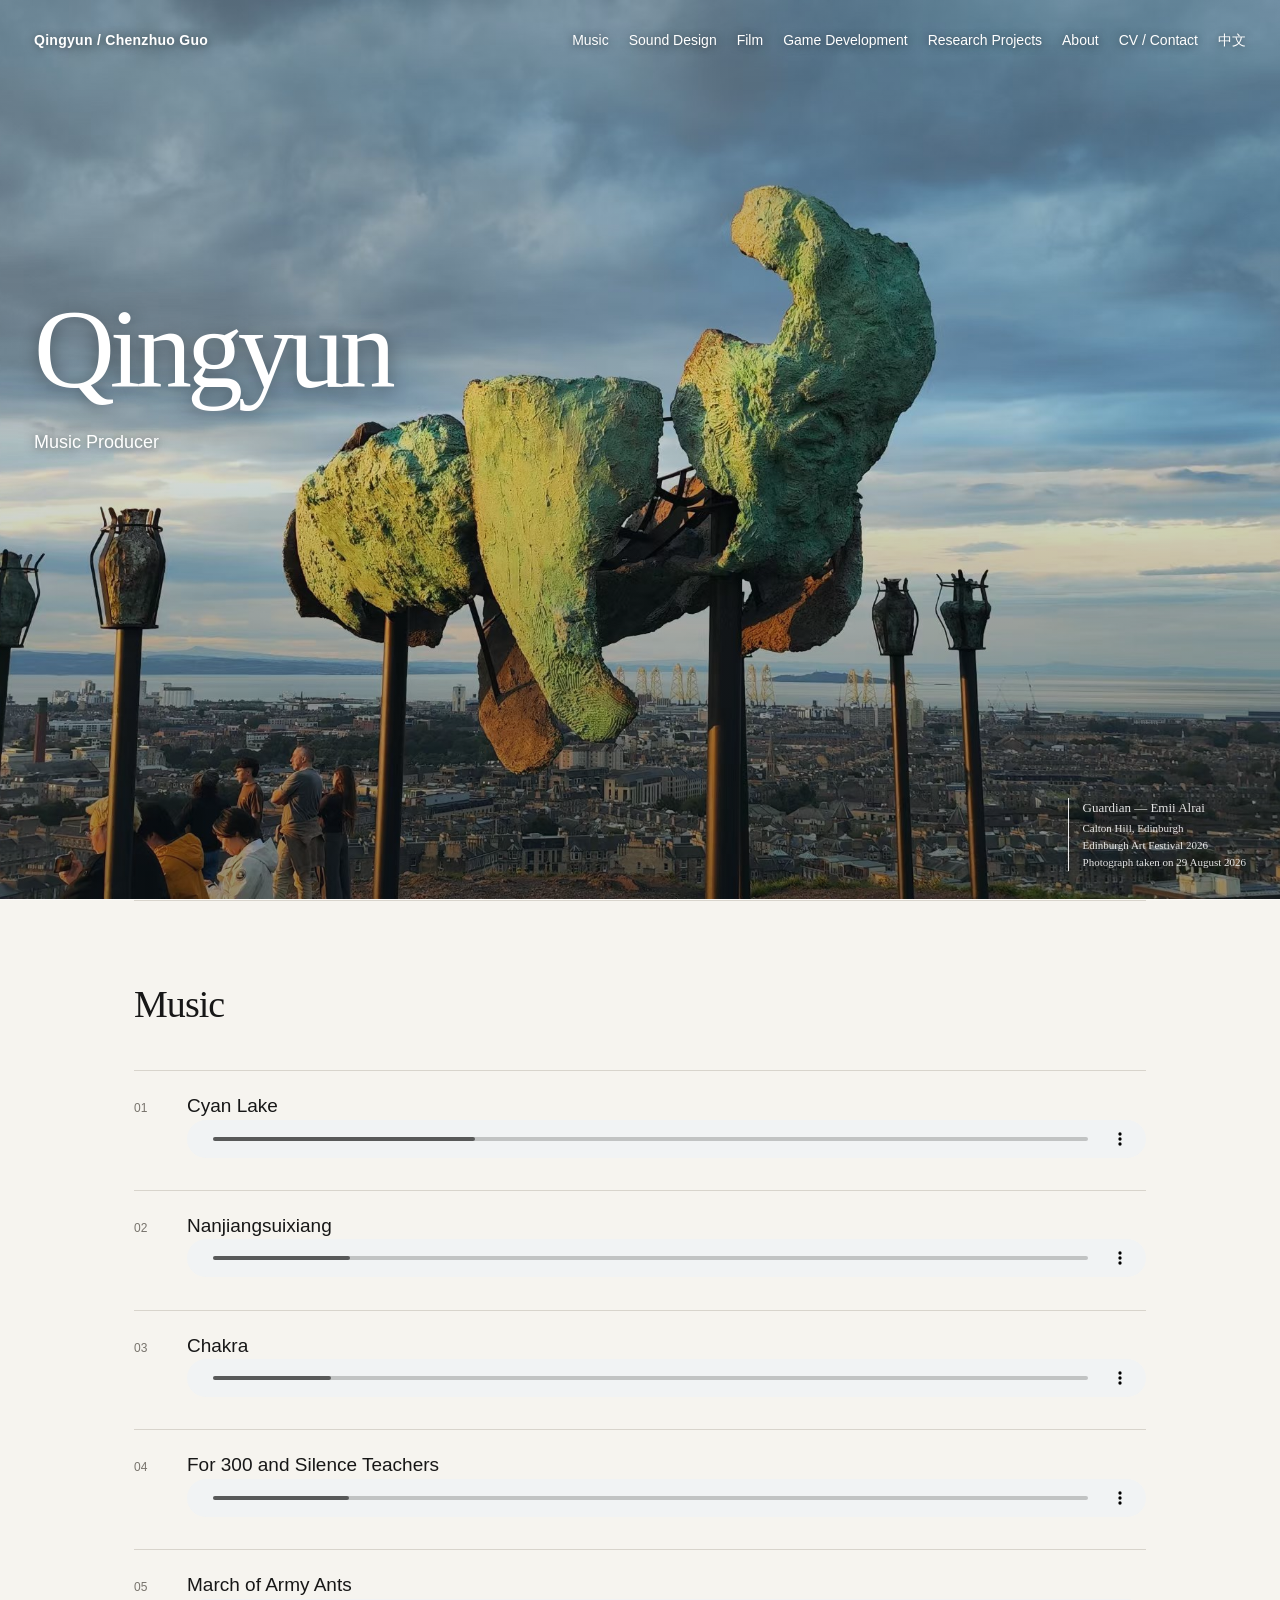
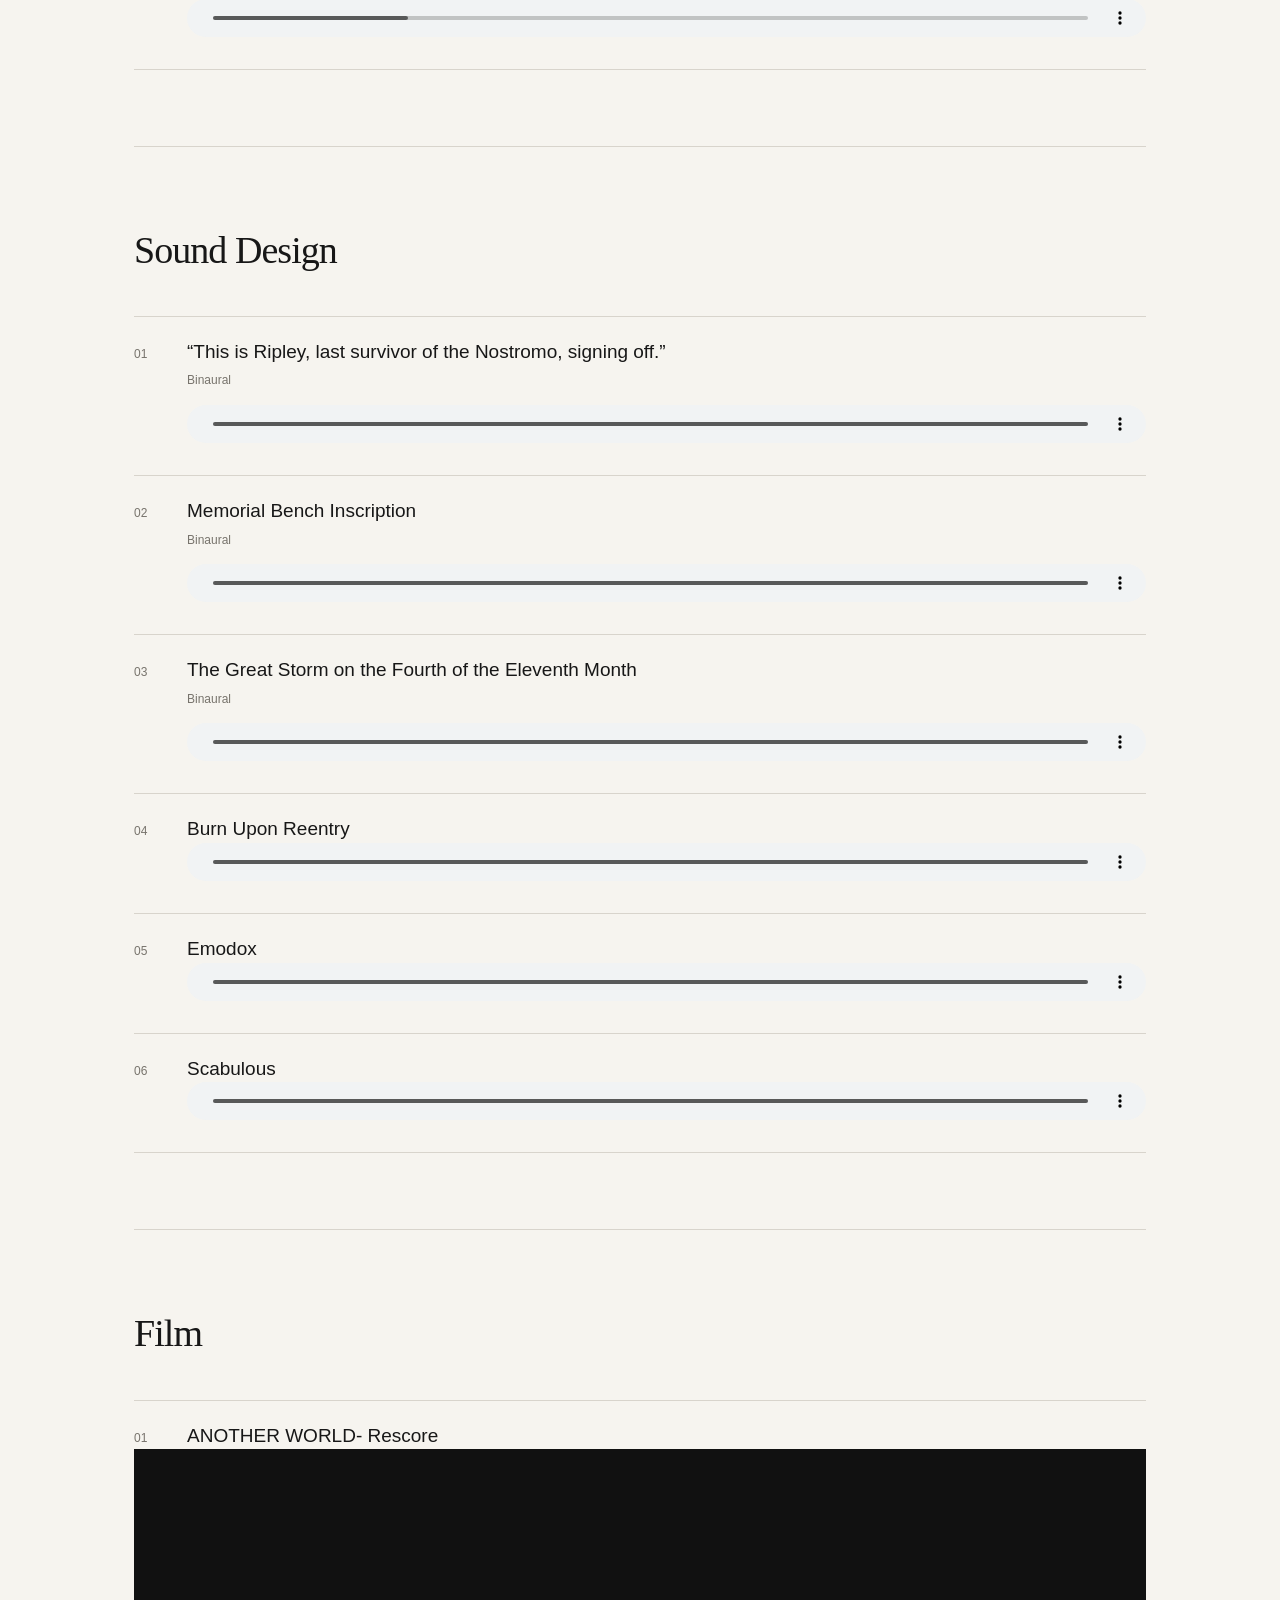
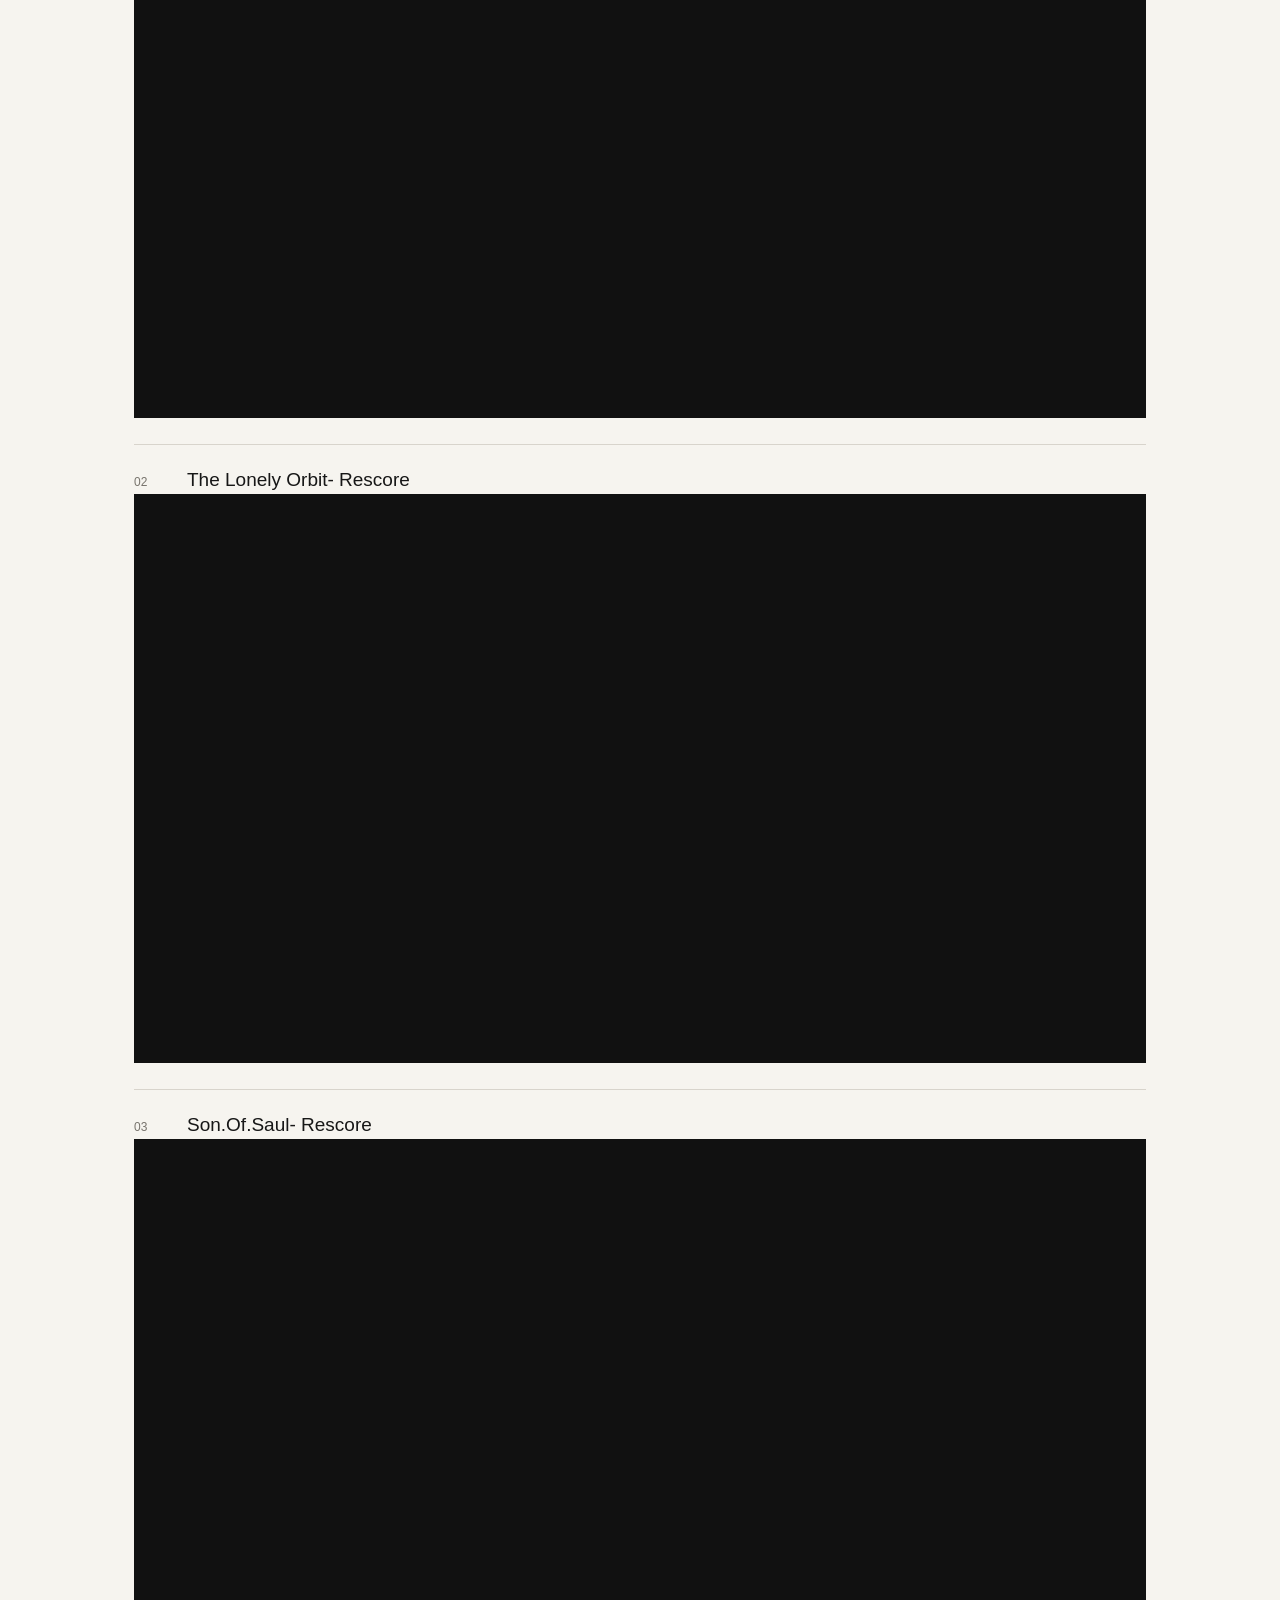
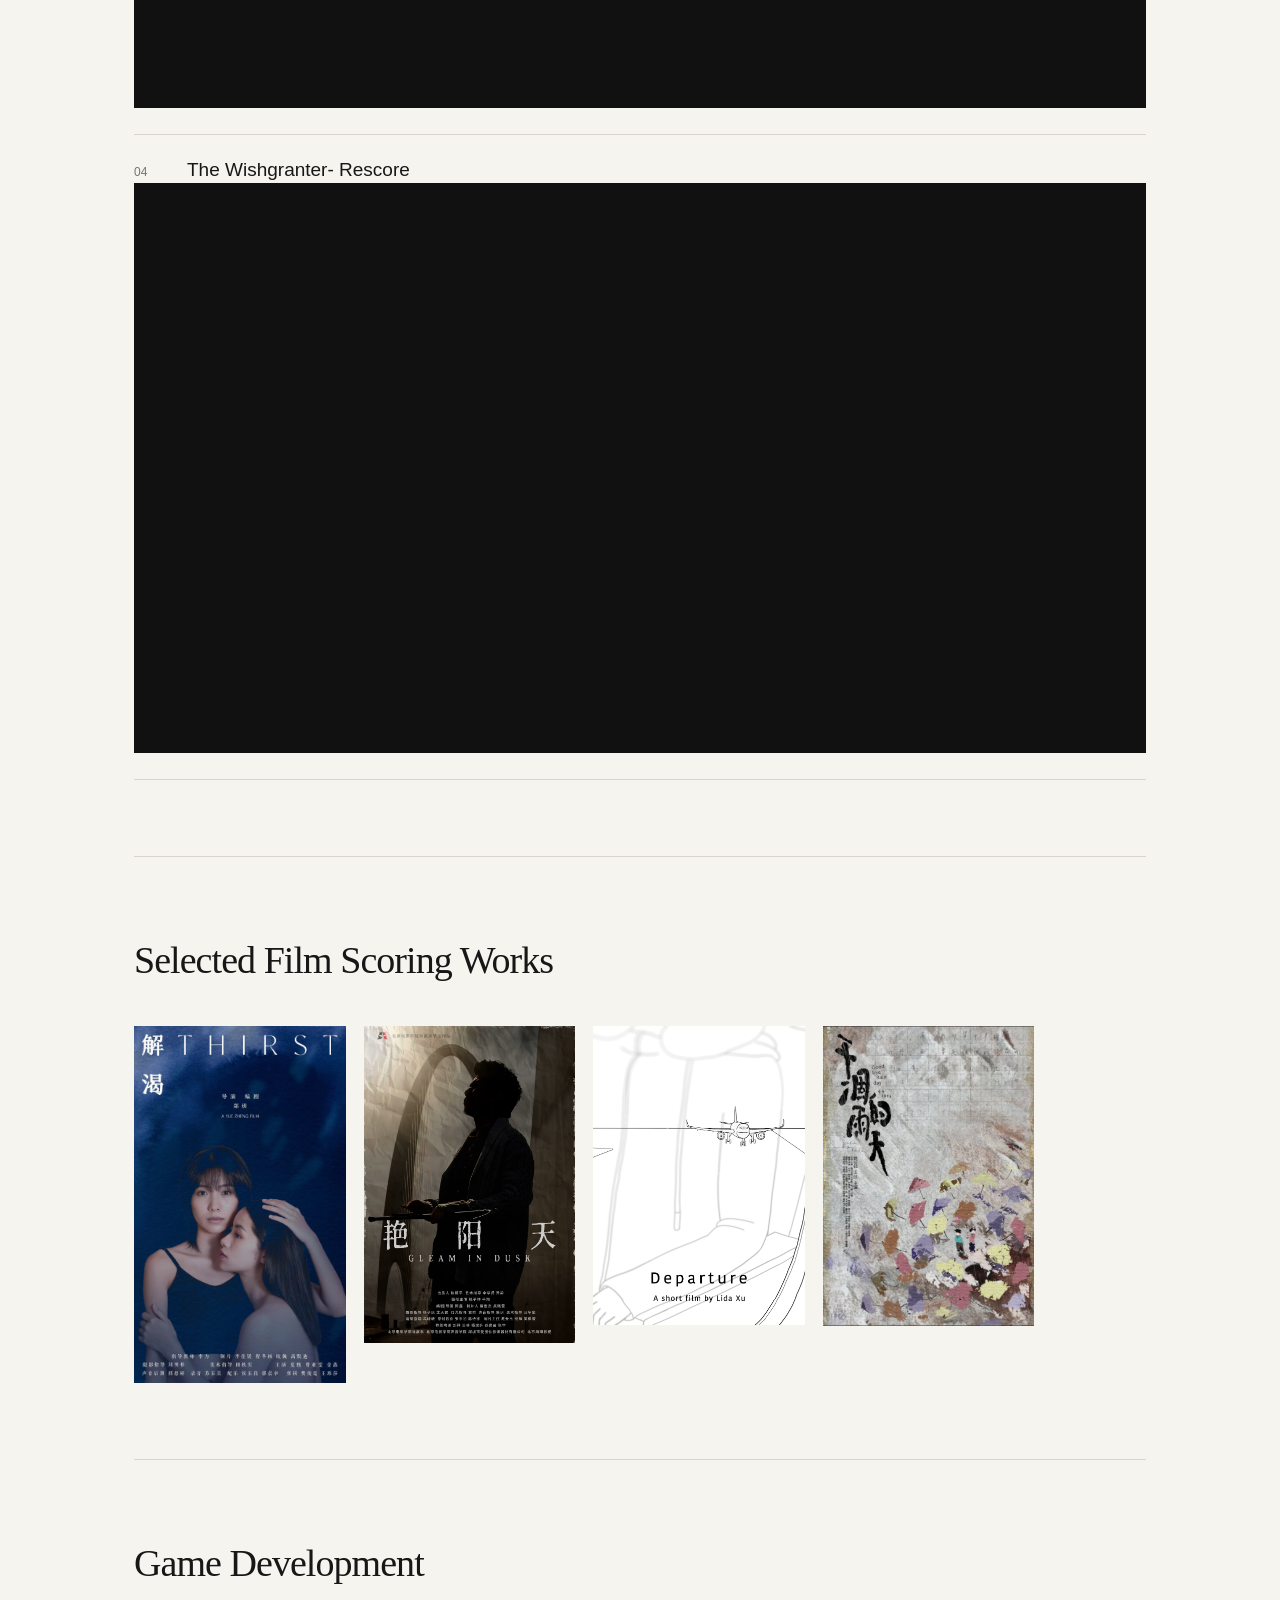
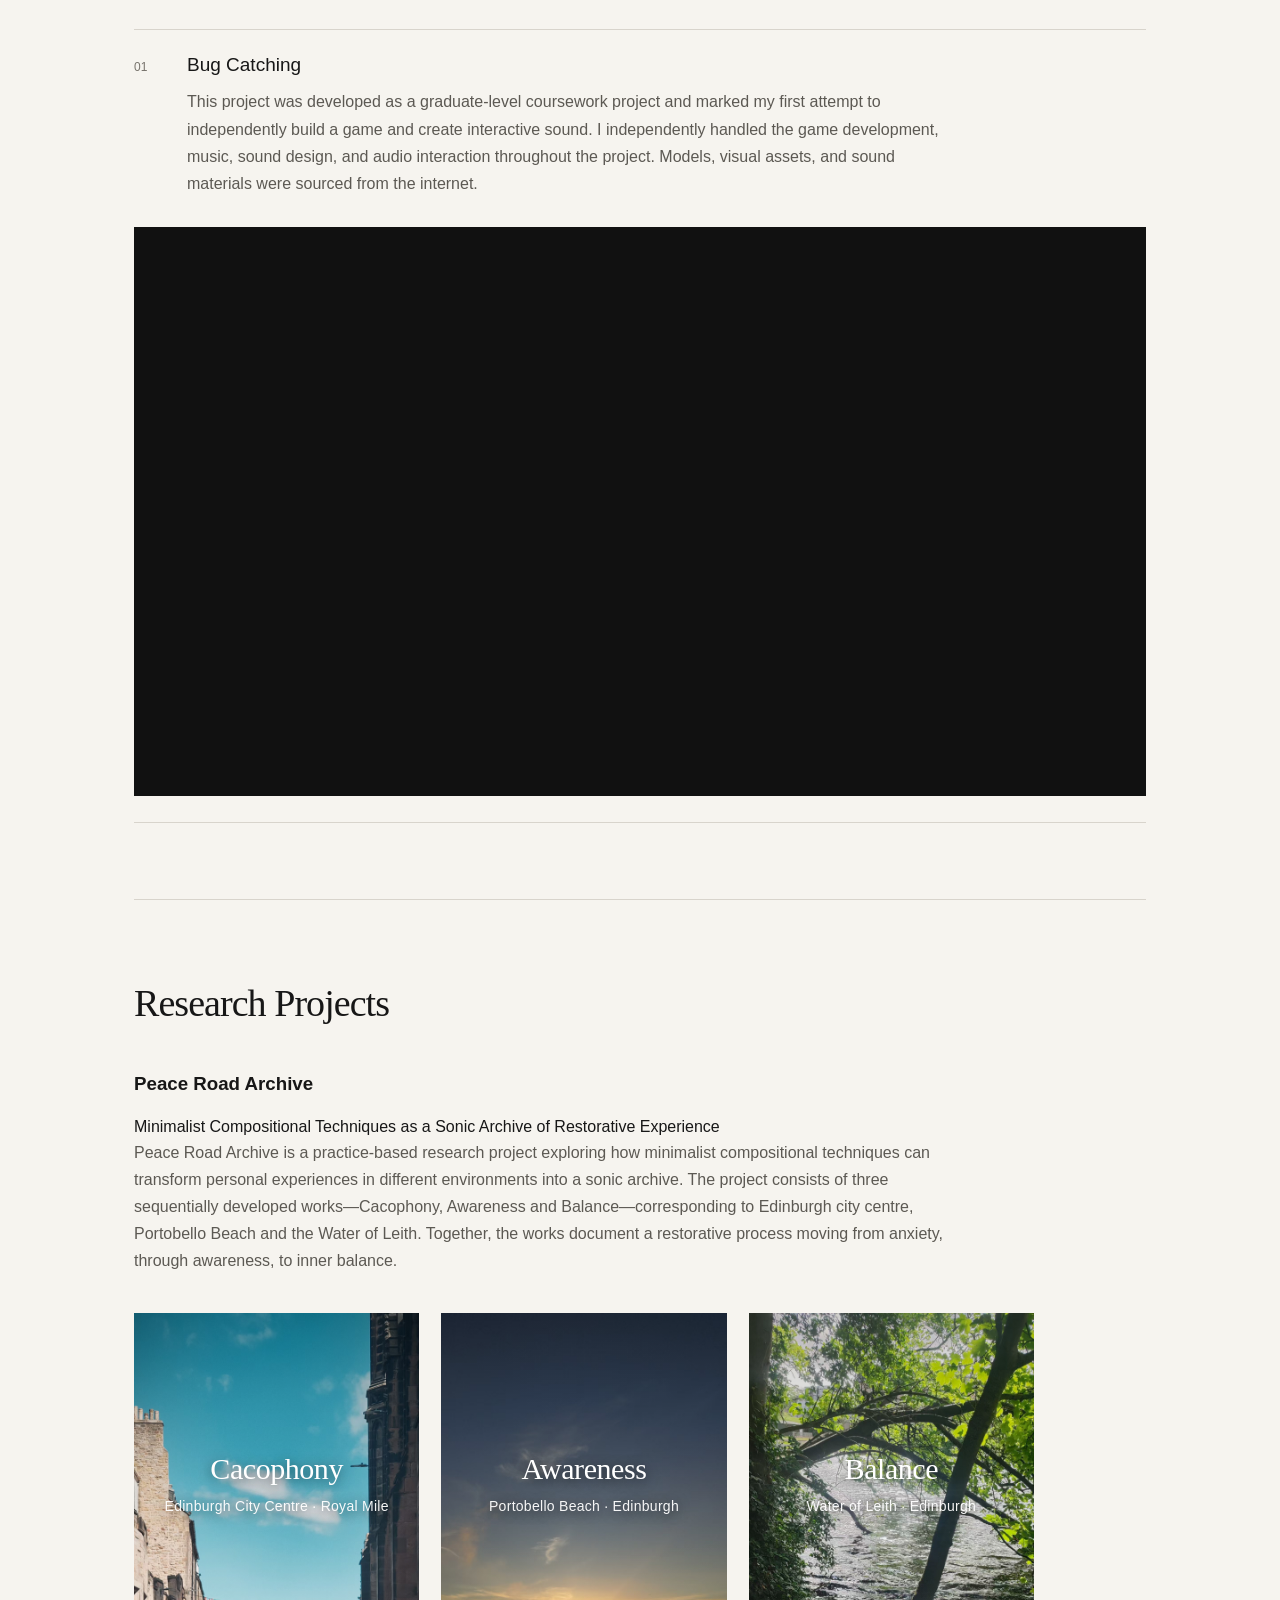
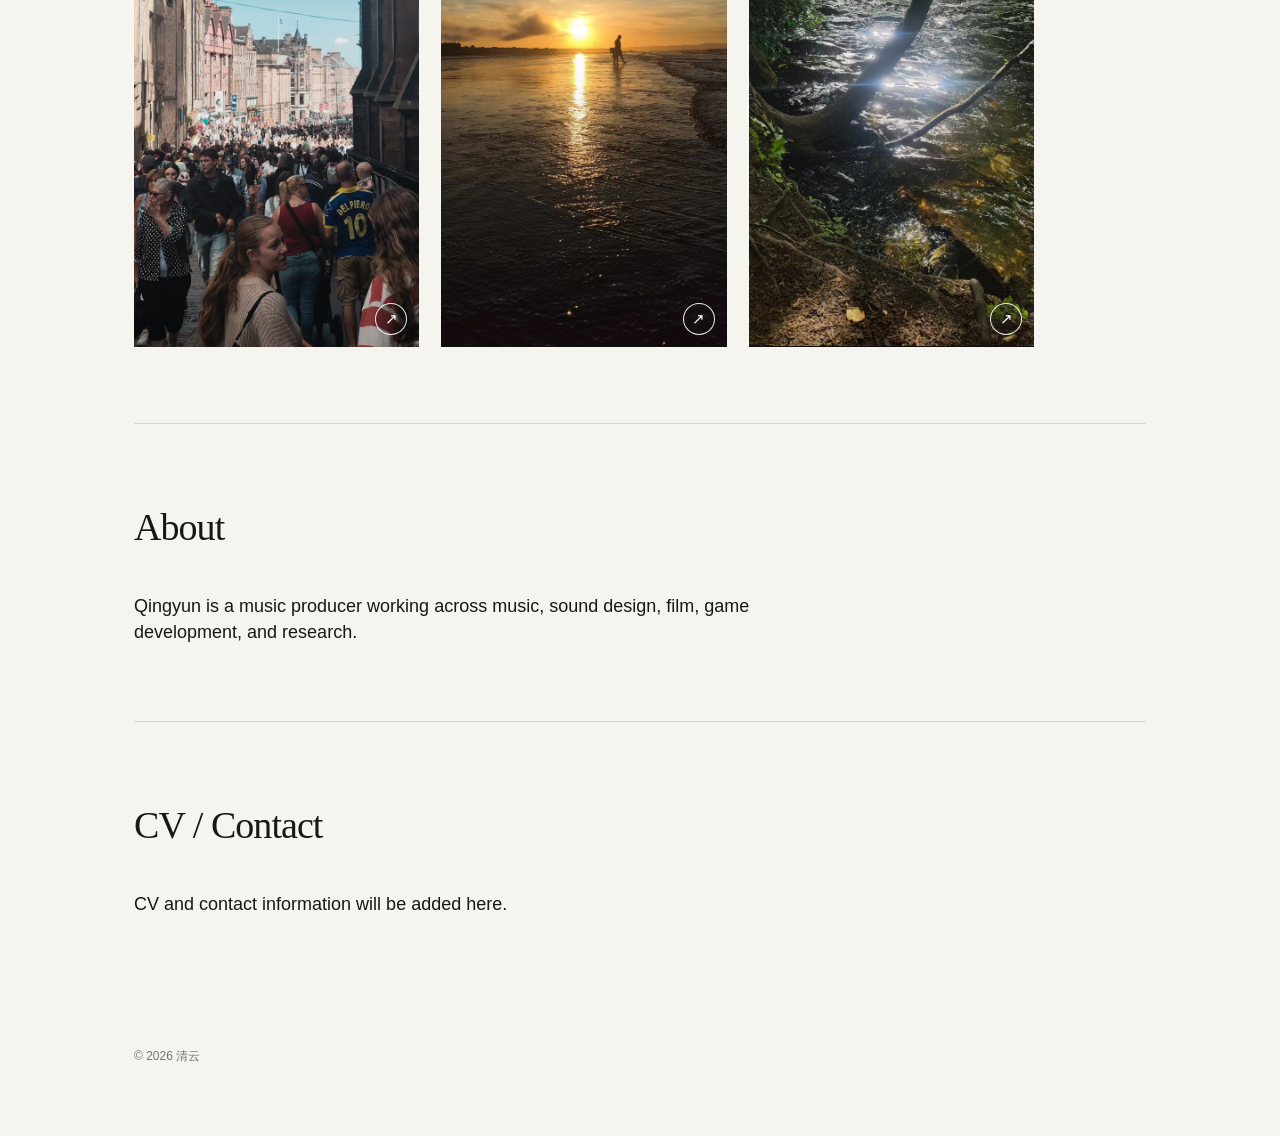
<file: index.html>
<!doctype html>
<html lang="en">
<head><meta charset="utf-8"><meta name="viewport" content="width=device-width,initial-scale=1"><title>清 云 — Music Producer</title><style>
:root{--bg:#f6f4ef;--fg:#171717;--muted:#77736c;--line:#d8d4cc}*{box-sizing:border-box}html{scroll-behavior:smooth}body{margin:0;background:var(--bg);color:var(--fg);font-family:Arial,Helvetica,sans-serif;line-height:1.45}a{color:inherit;text-decoration:none}.wrap{max-width:1080px;margin:auto;padding:0 34px}nav{display:flex;justify-content:space-between;align-items:center;padding:30px 0 20px;font-size:14px;position:absolute;top:0;left:34px;right:34px;z-index:5;color:#fff}.brand{font-weight:600;letter-spacing:.02em;text-shadow:0 1px 8px rgba(0,0,0,.5)}.navlinks{display:flex;gap:20px;color:#fff;flex-wrap:wrap;align-items:center;text-shadow:0 1px 8px rgba(0,0,0,.5)}.lang{border:0;background:none;color:#fff;font:inherit;cursor:pointer;padding:0;text-shadow:0 1px 8px rgba(0,0,0,.5)}.hero{position:relative;width:100vw;margin-left:calc(50% - 50vw);min-height:100vh;padding:160px 34px 110px;display:flex;flex-direction:column;justify-content:center;background-image:url("hero.jpg");background-position:center;background-size:cover;background-repeat:no-repeat;color:#fff;overflow:hidden;border-bottom:1px solid rgba(255,255,255,.65)}.hero:after{content:"";position:absolute;inset:0;background:linear-gradient(180deg,rgba(5,20,30,.32),rgba(8,24,30,.12) 45%,rgba(5,18,24,.42));z-index:0}.hero-copy{position:relative;z-index:1;padding-left:0;transform:translateY(-12vh);text-align:left}.hero h1{font-family:Georgia,"Times New Roman","Songti SC","STSong",serif;font-size:clamp(58px,9vw,112px);line-height:.92;font-weight:400;letter-spacing:-.045em;margin:20px 0 28px;text-shadow:0 2px 18px rgba(0,0,0,.38)}.subtitle{font-family:Arial,Helvetica,sans-serif;font-size:18px;color:#fff;text-shadow:0 1px 10px rgba(0,0,0,.55)}.hero-credit{position:absolute;right:34px;bottom:28px;z-index:2;border-left:1px solid rgba(255,255,255,.9);padding-left:14px;font-family:"Times New Roman",Times,serif;font-size:11px;line-height:1.55;text-align:left;color:rgba(255,255,255,.88);text-shadow:0 1px 8px rgba(0,0,0,.5)}.hero-credit .credit-title{font-size:13px;margin-bottom:2px}section{padding:76px 0;border-top:1px solid var(--line)}.section-head{display:flex;justify-content:space-between;align-items:baseline;margin-bottom:38px}h2{font-family:Georgia,"Times New Roman",serif;font-size:38px;font-weight:400;margin:0;letter-spacing:-.025em}.work{border-top:1px solid var(--line);padding:21px 0 26px}.work:last-child{border-bottom:1px solid var(--line)}.work-top{display:flex;gap:25px;align-items:baseline}.num{font-size:12px;color:var(--muted);width:28px}.title{font-size:19px;flex:1}.meta{font-size:12px;color:var(--muted);margin:7px 0 15px 53px}.game-description{font-size:16px;color:#5c5953;max-width:760px;margin:10px 0 30px 53px;line-height:1.7}audio{width:calc(100% - 53px);margin-left:53px;height:38px}.film-video{width:100%;aspect-ratio:16/9;border:0;display:block;background:#111}.project-grid{display:grid;grid-template-columns:1fr 1fr;gap:1px;background:var(--line)}.film-stills{display:grid;grid-template-columns:repeat(4,minmax(0,1fr));gap:18px;max-width:900px}.film-still{width:100%;height:auto;display:block}.research-section{background:var(--bg)}.research-stills{display:grid;grid-template-columns:repeat(3,1fr);gap:22px;max-width:900px}.research-card{position:relative;display:block;overflow:hidden;background:#111}.research-still{width:100%;height:auto;display:block;transition:opacity .25s}.research-card:hover .research-still{opacity:.9}.research-caption{position:absolute;left:0;right:0;top:22%;padding:0 18px;text-align:center;color:#fff;text-shadow:0 2px 12px rgba(0,0,0,.55);z-index:2}.research-name{font-family:Georgia,"Times New Roman",serif;font-size:30px;line-height:1.15;font-weight:400;letter-spacing:-.015em;margin-bottom:9px}.research-place{font-size:14px;color:rgba(255,255,255,.95);letter-spacing:.02em}.research-card:after{content:"";position:absolute;inset:0;background:linear-gradient(180deg,rgba(0,0,0,.18),rgba(0,0,0,0) 48%,rgba(0,0,0,.12));pointer-events:none}.research-action{position:absolute;right:12px;bottom:12px;width:32px;height:32px;border:1px solid rgba(255,255,255,.9);border-radius:50%;display:flex;align-items:center;justify-content:center;background:rgba(23,23,23,.28);color:#fff;font-size:15px;line-height:1;z-index:3}.project{background:var(--bg);padding:30px 26px 34px;min-height:185px}.project h3{font-family:Georgia,"Times New Roman",serif;font-size:25px;font-weight:400;margin:0 0 12px}.project p{color:#5c5953;font-size:14px;max-width:480px}.about{max-width:680px;font-size:18px}footer{padding:55px 0 70px;color:var(--muted);font-size:12px;display:flex;justify-content:space-between}@media(max-width:700px){.wrap{padding:0 20px}nav{left:20px;right:20px;align-items:flex-start}.navlinks{gap:12px}.hero{padding:120px 20px 80px;min-height:100svh}.hero-copy{padding-left:0;transform:translateY(-9vh)}.hero h1{font-size:65px}.hero-credit{right:20px;bottom:20px;padding-left:12px;font-size:10px}.hero-credit .credit-title{font-size:11px}h1{font-size:65px}.section-head{display:block}.project-grid{grid-template-columns:1fr}.film-stills{grid-template-columns:1fr;gap:20px}.research-stills{grid-template-columns:1fr;gap:28px;max-width:none}.research-caption{top:20%;padding:0 16px}.research-name{font-size:27px}.research-place{font-size:13px}.work-top{align-items:flex-start}.title{font-size:17px}.meta{margin-left:0;padding-left:53px}.game-description{margin-left:0;padding-left:53px}audio{width:100%;margin-left:0}}
</style></head><body><div class="wrap">
<nav><a class="brand" href="#" data-en="Qingyun / Chenzhuo Guo" data-zh="清 云 / 郭晨卓">Qingyun / Chenzhuo Guo</a><div class="navlinks"><a href="#music" data-en="Music" data-zh="音乐">Music</a><a href="#sound-design" data-en="Sound Design" data-zh="声音设计">Sound Design</a><a href="#soundtrack" data-en="Film" data-zh="电影配乐">Film</a><a href="#game" data-en="Game Development" data-zh="游戏开发">Game Development</a><a href="#research" data-en="Research Projects" data-zh="研究项目">Research Projects</a><a href="#about" data-en="About" data-zh="关于">About</a><a href="#contact" data-en="CV / Contact" data-zh="简历 / 联系">CV / Contact</a><button class="lang" id="langBtn" type="button">中文</button></div></nav>
<header class="hero"><div class="hero-copy"><h1 data-en="Qingyun" data-zh="清 云">Qingyun</h1><div class="subtitle" data-en="Music Producer" data-zh="音乐制作人">Music Producer</div></div><div class="hero-credit"><div class="credit-title" data-en="Guardian — Emii Alrai" data-zh="《Guardian》— Emii Alrai">Guardian — Emii Alrai</div><div data-en="Calton Hill, Edinburgh" data-zh="爱丁堡 · 卡尔顿山">Calton Hill, Edinburgh</div><div data-en="Edinburgh Art Festival 2026" data-zh="Edinburgh Art Festival 2026">Edinburgh Art Festival 2026</div><div data-en="Photograph taken on 29 August 2026" data-zh="摄于 2026 年 8 月 29 日">Photograph taken on 29 August 2026</div></div></header>
<main>
<section id="music"><div class="section-head"><h2 data-en="Music" data-zh="音乐">Music</h2></div>
<div class="work"><div class="work-top"><div class="num">01</div><div class="title">Cyan Lake</div></div><audio controls preload="metadata" src="audio/music/Cyan lake.mp3"></audio></div>
<div class="work"><div class="work-top"><div class="num">02</div><div class="title">Nanjiangsuixiang</div></div><audio controls preload="metadata" src="audio/music/Nanjiangsuixiang-By Chenzhuo Guo.mp3"></audio></div>
<div class="work"><div class="work-top"><div class="num">03</div><div class="title">Chakra</div></div><audio controls preload="metadata" src="audio/music/1.Chakra.mp3"></audio></div>
<div class="work"><div class="work-top"><div class="num">04</div><div class="title">For 300 and Silence Teachers</div></div><audio controls preload="metadata" src="audio/music/2.for 300 and silence teachers.mp3"></audio></div>
<div class="work"><div class="work-top"><div class="num">05</div><div class="title">March of Army Ants</div></div><audio controls preload="metadata" src="audio/music/3.March of Army Ants.mp3"></audio></div></section>
<section id="sound-design"><div class="section-head"><h2 data-en="Sound Design" data-zh="声音设计">Sound Design</h2></div>
<div class="work"><div class="work-top"><div class="num">01</div><div class="title">“This is Ripley, last survivor of the Nostromo, signing off.”</div></div><div class="meta">Binaural</div><audio controls preload="metadata" src="audio/sound-design/CZG_“This is Ripley, last survivor of the Nostromo, signing off.”_Binaural.mp3"></audio></div>
<div class="work"><div class="work-top"><div class="num">02</div><div class="title">Memorial Bench Inscription</div></div><div class="meta">Binaural</div><audio controls preload="metadata" src="audio/sound-design/CZG_Memorial Bench Inscription_Binaural.mp3"></audio></div>
<div class="work"><div class="work-top"><div class="num">03</div><div class="title">The Great Storm on the Fourth of the Eleventh Month</div></div><div class="meta">Binaural</div><audio controls preload="metadata" src="audio/sound-design/CZG_TheGreat Storm on the Fourth of the Eleventh Month_Binaural.mp3"></audio></div>
<div class="work"><div class="work-top"><div class="num">04</div><div class="title">Burn Upon Reentry</div></div><audio controls preload="metadata" src="audio/sound-design/burn upon reentry.mp3"></audio></div>
<div class="work"><div class="work-top"><div class="num">05</div><div class="title">Emodox</div></div><audio controls preload="metadata" src="audio/sound-design/emodox.mp3"></audio></div>
<div class="work"><div class="work-top"><div class="num">06</div><div class="title">Scabulous</div></div><audio controls preload="metadata" src="audio/sound-design/scabulous.mp3"></audio></div></section>
<section id="soundtrack"><div class="section-head"><h2 data-en="Film" data-zh="电影配乐">Film</h2></div>
<div class="work"><div class="work-top"><div class="num">01</div><div class="title" data-en="ANOTHER WORLD- Rescore" data-zh="ANOTHER WORLD- Rescore">ANOTHER WORLD- Rescore</div></div><iframe class="film-video" src="https://player.xinpianchang.com/?aid=13819511&amp;mid=jlyzw0zgKKOQB198" allowfullscreen allow="fullscreen" frameborder="0" title="ANOTHER WORLD- Rescore"></iframe></div>
<div class="work"><div class="work-top"><div class="num">02</div><div class="title" data-en="The Lonely Orbit- Rescore" data-zh="The Lonely Orbit- Rescore">The Lonely Orbit- Rescore</div></div><iframe class="film-video" src="https://player.xinpianchang.com/?aid=13819687&amp;mid=9WxJ7lVBBNz481kM" allowfullscreen allow="fullscreen" frameborder="0" title="The Lonely Orbit- Rescore"></iframe></div>
<div class="work"><div class="work-top"><div class="num">03</div><div class="title" data-en="Son.Of.Saul- Rescore" data-zh="Son.Of.Saul- Rescore">Son.Of.Saul- Rescore</div></div><iframe class="film-video" src="https://player.xinpianchang.com/?aid=13819690&amp;mid=jlyzw0zggJpQB198" allowfullscreen allow="fullscreen" frameborder="0" title="Son.Of.Saul- Rescore"></iframe></div>
<div class="work"><div class="work-top"><div class="num">04</div><div class="title" data-en="The Wishgranter- Rescore" data-zh="The Wishgranter- Rescore">The Wishgranter- Rescore</div></div><iframe class="film-video" src="https://player.xinpianchang.com/?aid=13819688&amp;mid=NK0mw6RggeAwW1na" allowfullscreen allow="fullscreen" frameborder="0" title="The Wishgranter- Rescore"></iframe></div></section>
<section id="film-scoring-works"><div class="section-head"><h2 data-en="Selected Film Scoring Works" data-zh="参与配乐作品">Selected Film Scoring Works</h2></div><div class="film-stills"><img class="film-still" src="picture/22883ec1f3c78cad9947b7d089368247.jpg" alt=""><img class="film-still" src="picture/54a0b3d13063e3226083e15c05f37a16.jpg" alt=""><img class="film-still" src="picture/763466f3bb27de9eb5bcaa2e138fa724.jpg" alt=""><img class="film-still" src="picture/截屏2026-09-18 12.50.16.png" alt=""></div></section>
<section id="game"><div class="section-head"><h2 data-en="Game Development" data-zh="游戏开发">Game Development</h2></div>
<div class="work"><div class="work-top"><div class="num">01</div><div class="title" data-en="Bug Catching" data-zh="抓虫子">Bug Catching</div></div>
<p class="game-description" data-en="This project was developed as a graduate-level coursework project and marked my first attempt to independently build a game and create interactive sound. I independently handled the game development, music, sound design, and audio interaction throughout the project. Models, visual assets, and sound materials were sourced from the internet." data-zh="本项目为研究生阶段的课程作业，也是我第一次独立尝试搭建游戏并进行声音交互设计。我独立完成了游戏开发、音乐、音效以及声音交互等方面的制作。项目中的模型、视觉素材及部分声音素材来源于互联网。（佩戴耳机获得更加听感）">This project was developed as a graduate-level coursework project and marked my first attempt to independently build a game and create interactive sound. I independently handled the game development, music, sound design, and audio interaction throughout the project. Models, visual assets, and sound materials were sourced from the internet.(Wear headphones for a better listening experience)</p>
<iframe class="film-video" src="https://player.xinpianchang.com/?aid=13820810&amp;mid=Mk6B4xBlGmV79LAP" allowfullscreen allow="fullscreen" frameborder="0" title="Bug Catching"></iframe></div></section>
<section id="research" class="research-section"><div class="section-head"><h2 data-en="Research Projects" data-zh="研究项目">Research Projects</h2></div><div style="max-width:820px;margin-bottom:38px"><h3 style="font-family:Georgia,"Times New Roman",serif;font-size:30px;font-weight:400;margin:0 0 8px">Peace Road Archive</h3><div style="font-family:Georgia,"Times New Roman",serif;font-size:15px;font-style:italic;color:#5c5953;margin-bottom:20px">Minimalist Compositional Techniques as a Sonic Archive of Restorative Experience</div><p style="font-size:16px;color:#5c5953;line-height:1.7;margin:0" data-en="Peace Road Archive is a practice-based research project exploring how minimalist compositional techniques can transform personal experiences in different environments into a sonic archive. The project consists of three sequentially developed works—Cacophony, Awareness and Balance—corresponding to Edinburgh city centre, Portobello Beach and the Water of Leith. Together, the works document a restorative process moving from anxiety, through awareness, to inner balance." data-zh="《Peace Road Archive》是一项实践型研究项目，探索如何通过极简主义作曲技法，将个人在不同环境中的体验转化为声音档案。项目由三部依次发展的作品 Cacophony、Awareness 与 Balance 构成，分别对应爱丁堡市中心、Portobello Beach 与 Water of Leith。三部作品共同记录了一个从焦虑、经过觉察，到内在平衡的恢复过程。">Peace Road Archive is a practice-based research project exploring how minimalist compositional techniques can transform personal experiences in different environments into a sonic archive. The project consists of three sequentially developed works—Cacophony, Awareness and Balance—corresponding to Edinburgh city centre, Portobello Beach and the Water of Leith. Together, the works document a restorative process moving from anxiety, through awareness, to inner balance.</p></div><div class="research-stills"><a class="research-card" href="research/cacophony.html" aria-label="Cacophony"><img class="research-still" src="picture/Cacophony.jpg?v=20260918" alt="Cacophony"><div class="research-caption"><div class="research-name" data-en="Cacophony" data-zh="Cacophony">Cacophony</div><div class="research-place" data-en="Edinburgh City Centre · Royal Mile" data-zh="爱丁堡市中心 · 皇家一英里">Edinburgh City Centre · Royal Mile</div></div><span class="research-action" aria-hidden="true">↗</span></a><a class="research-card" href="research/awareness.html" aria-label="Awareness"><img class="research-still" src="picture/Awareness.jpg?v=20260918" alt="Awareness"><div class="research-caption"><div class="research-name" data-en="Awareness" data-zh="Awareness">Awareness</div><div class="research-place" data-en="Portobello Beach · Edinburgh" data-zh="Portobello 海滩 · 爱丁堡">Portobello Beach · Edinburgh</div></div><span class="research-action" aria-hidden="true">↗</span></a><a class="research-card" href="research/balance.html" aria-label="Balance"><img class="research-still" src="picture/Balance.jpg?v=20260918" alt="Balance"><div class="research-caption"><div class="research-name" data-en="Balance" data-zh="Balance">Balance</div><div class="research-place" data-en="Water of Leith · Edinburgh" data-zh="Water of Leith · 爱丁堡">Water of Leith · Edinburgh</div></div><span class="research-action" aria-hidden="true">↗</span></a></div></section>
</main><section id="about"><div class="section-head"><h2 data-en="About" data-zh="关于">About</h2></div><div class="about" data-en="Qingyun is a music producer working across music, sound design, film, game development, and research." data-zh="清云从事音乐制作，涉及音乐、声音设计、电影配乐、游戏开发与研究。">Qingyun is a music producer working across music, sound design, film, game development, and research.</div></section>
<section id="contact"><div class="section-head"><h2 data-en="CV / Contact" data-zh="简历 / 联系">CV / Contact</h2></div><div class="about" data-en="CV and contact information will be added here." data-zh="简历与联系方式将在这里添加。">CV and contact information will be added here.</div></section>
<footer><span>© 2026 清云</span></footer></div>
<script>let zh=false;const btn=document.getElementById('langBtn');function setLang(){document.documentElement.lang=zh?'zh':'en';document.querySelectorAll('[data-en][data-zh]').forEach(e=>e.textContent=zh?e.dataset.zh:e.dataset.en);btn.textContent=zh?'English':'中文';localStorage.setItem('siteLang',zh?'zh':'en')}btn.addEventListener('click',()=>{zh=!zh;setLang()});zh=localStorage.getItem('siteLang')==='zh';setLang();</script></body></html>
</file>
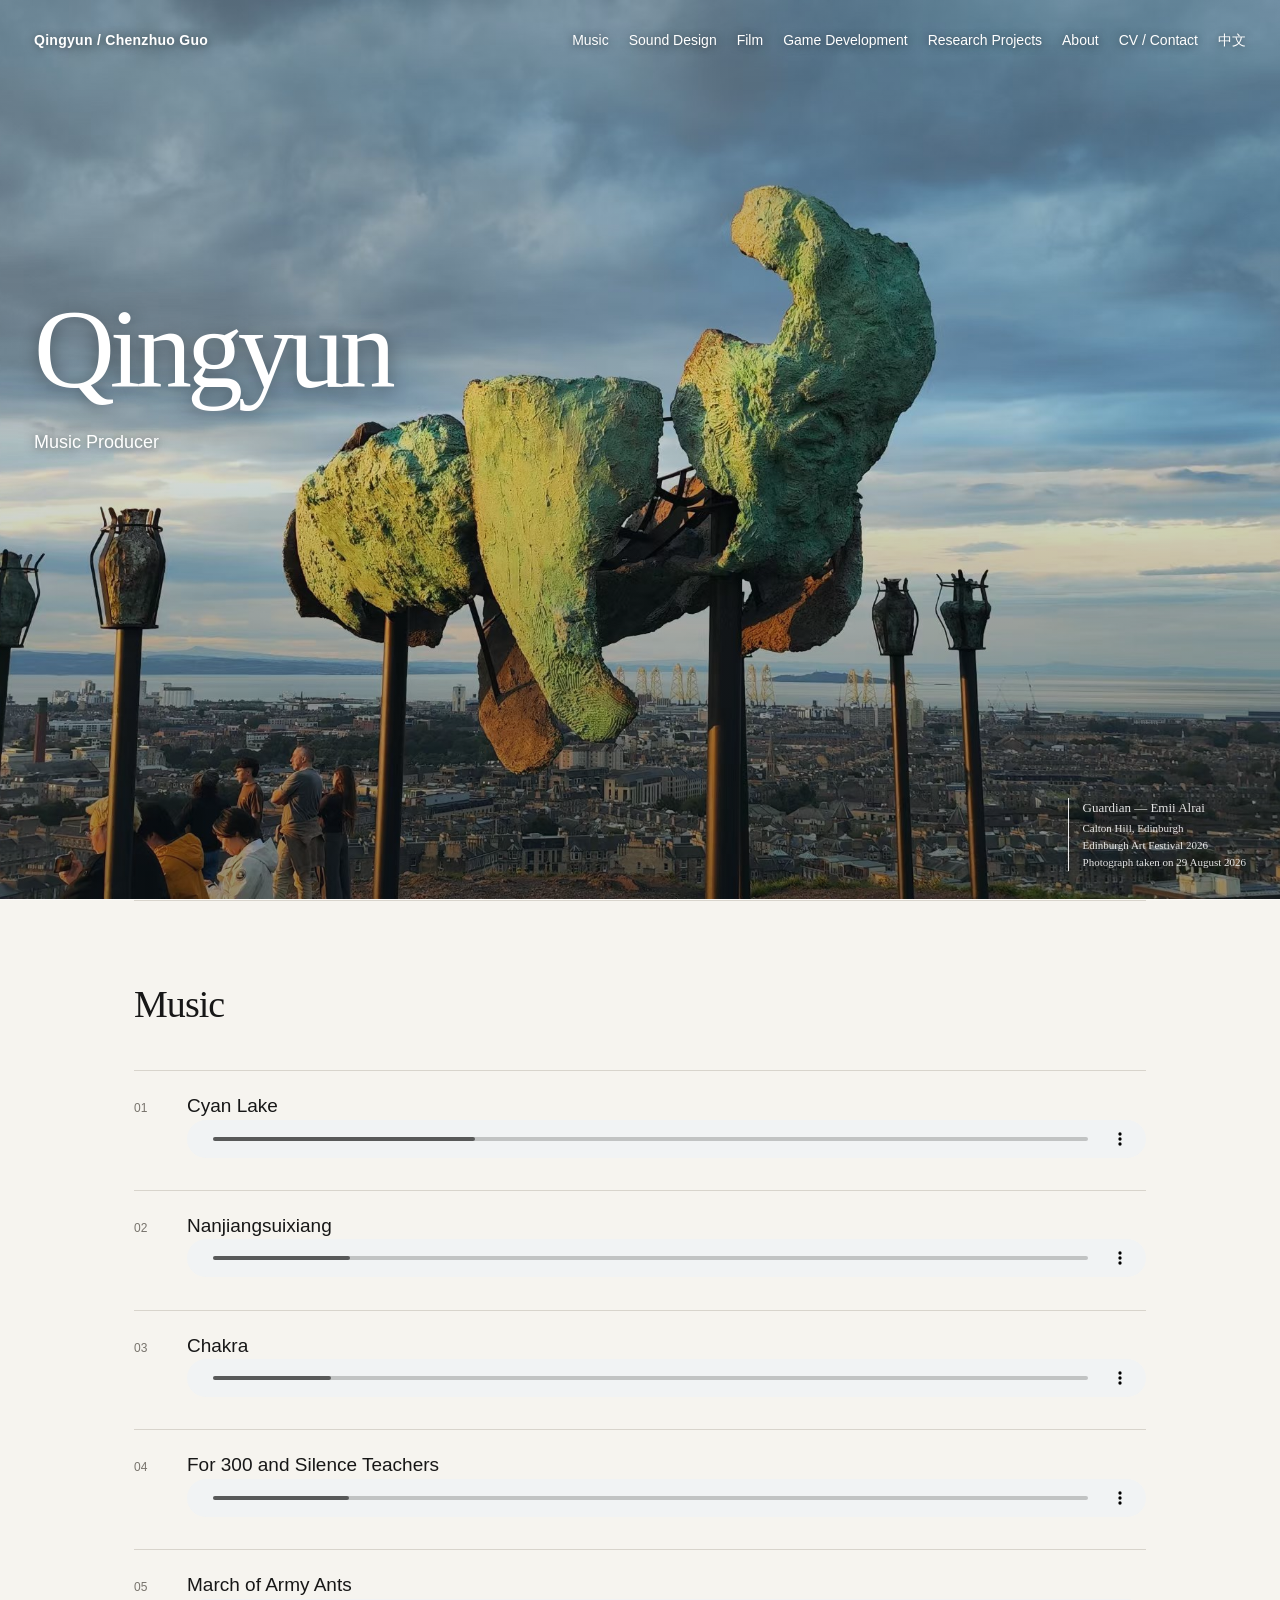
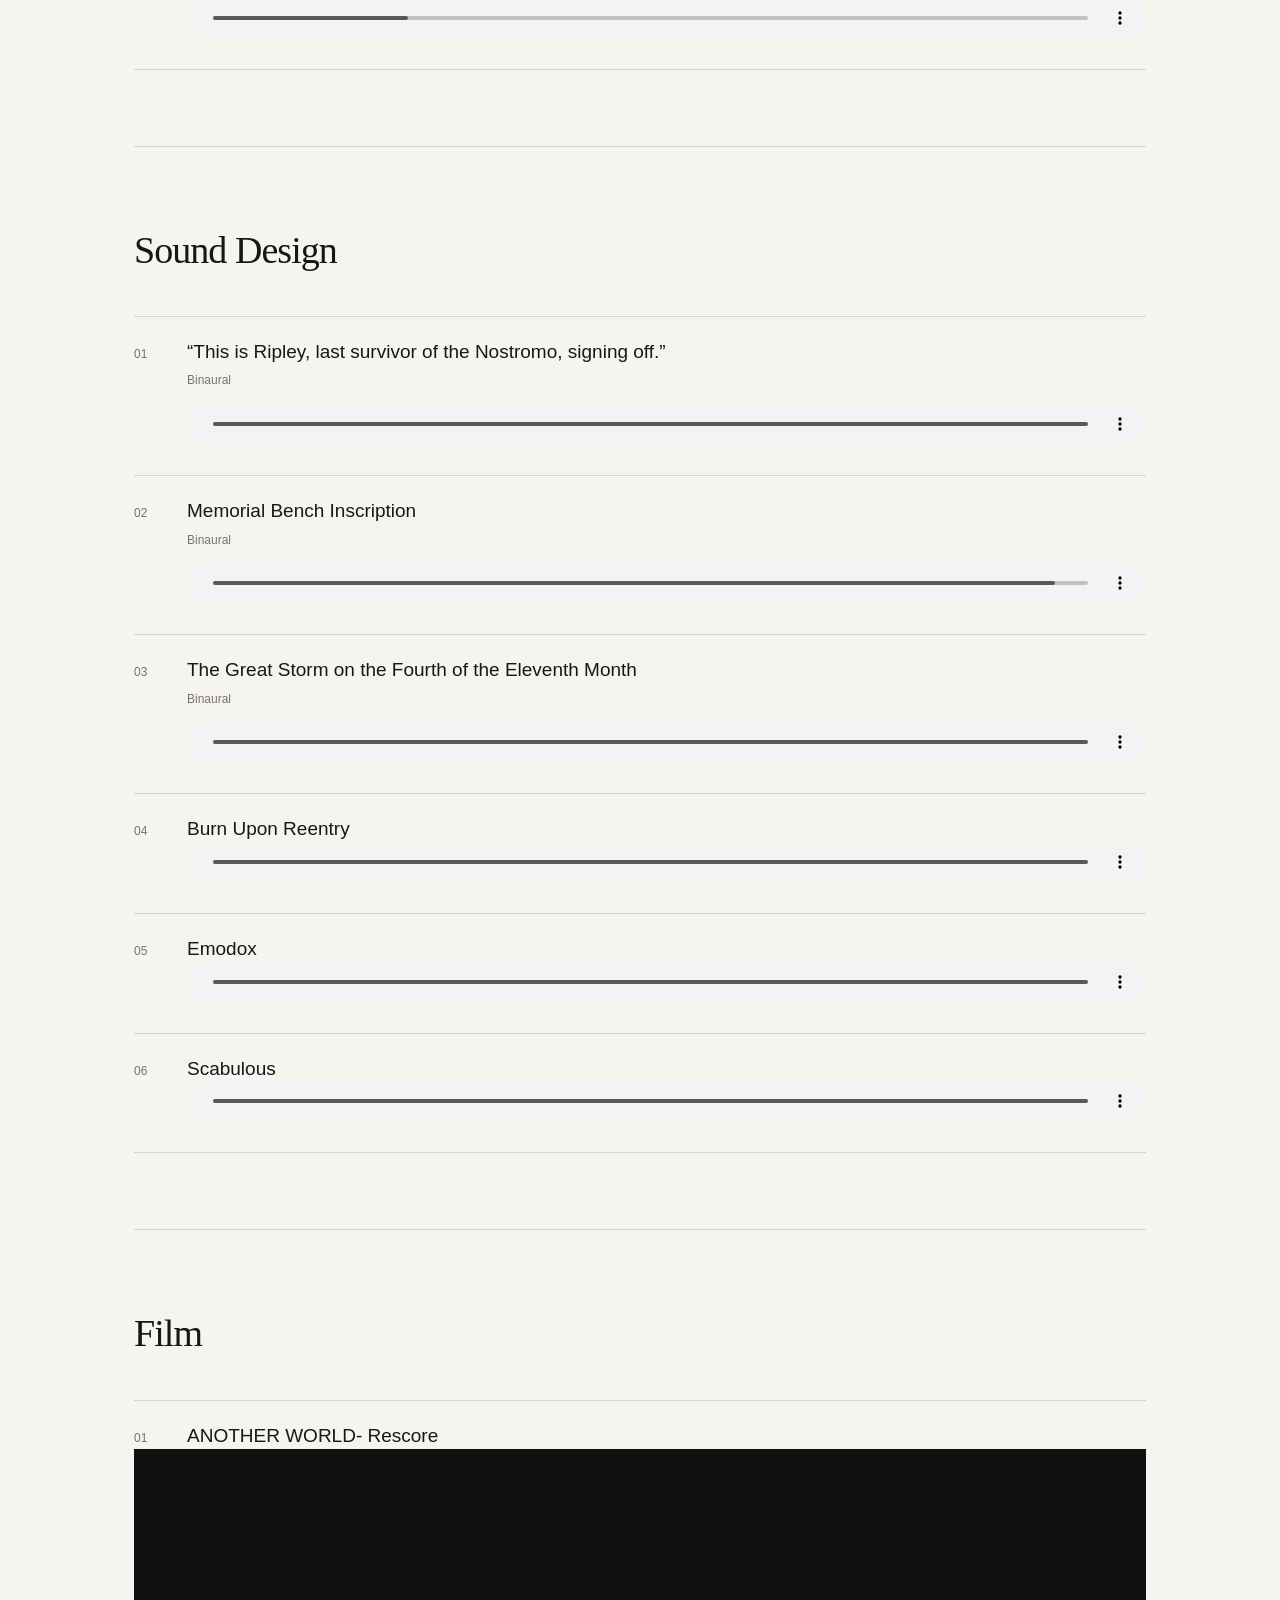
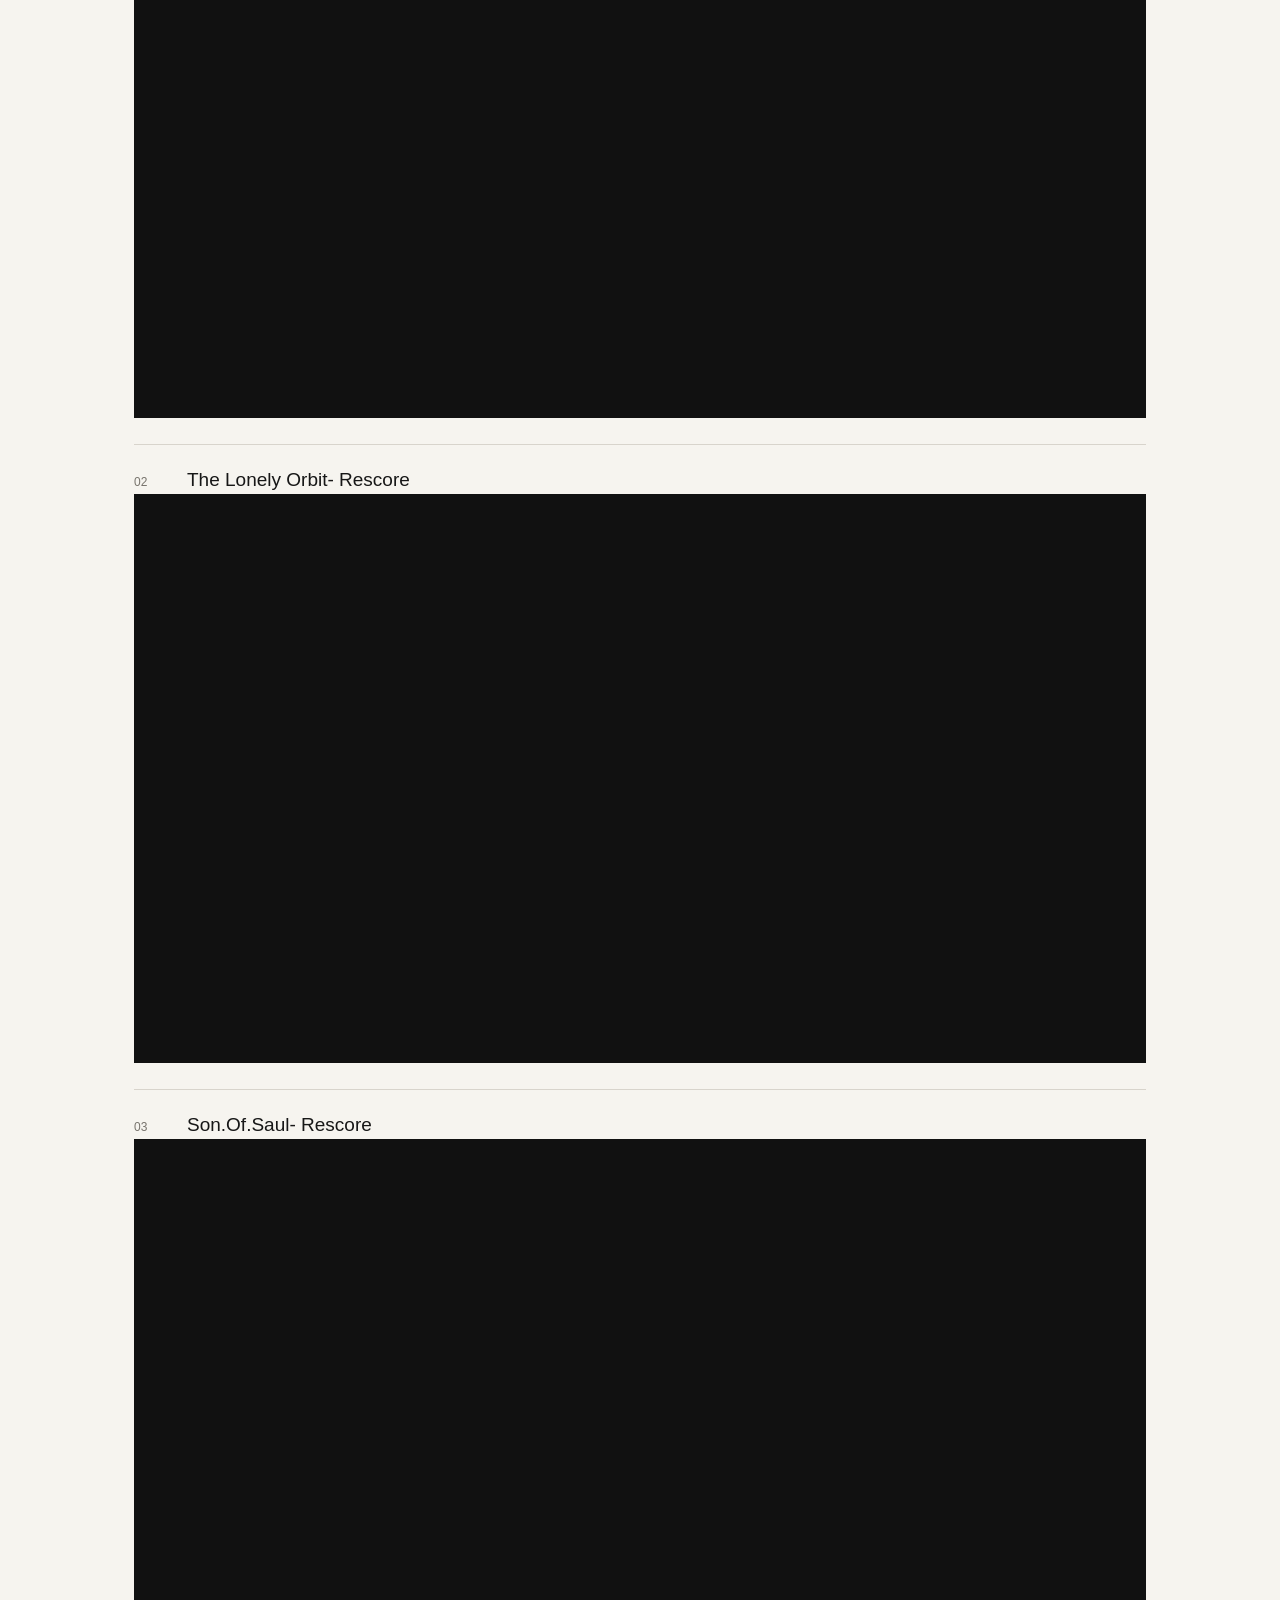
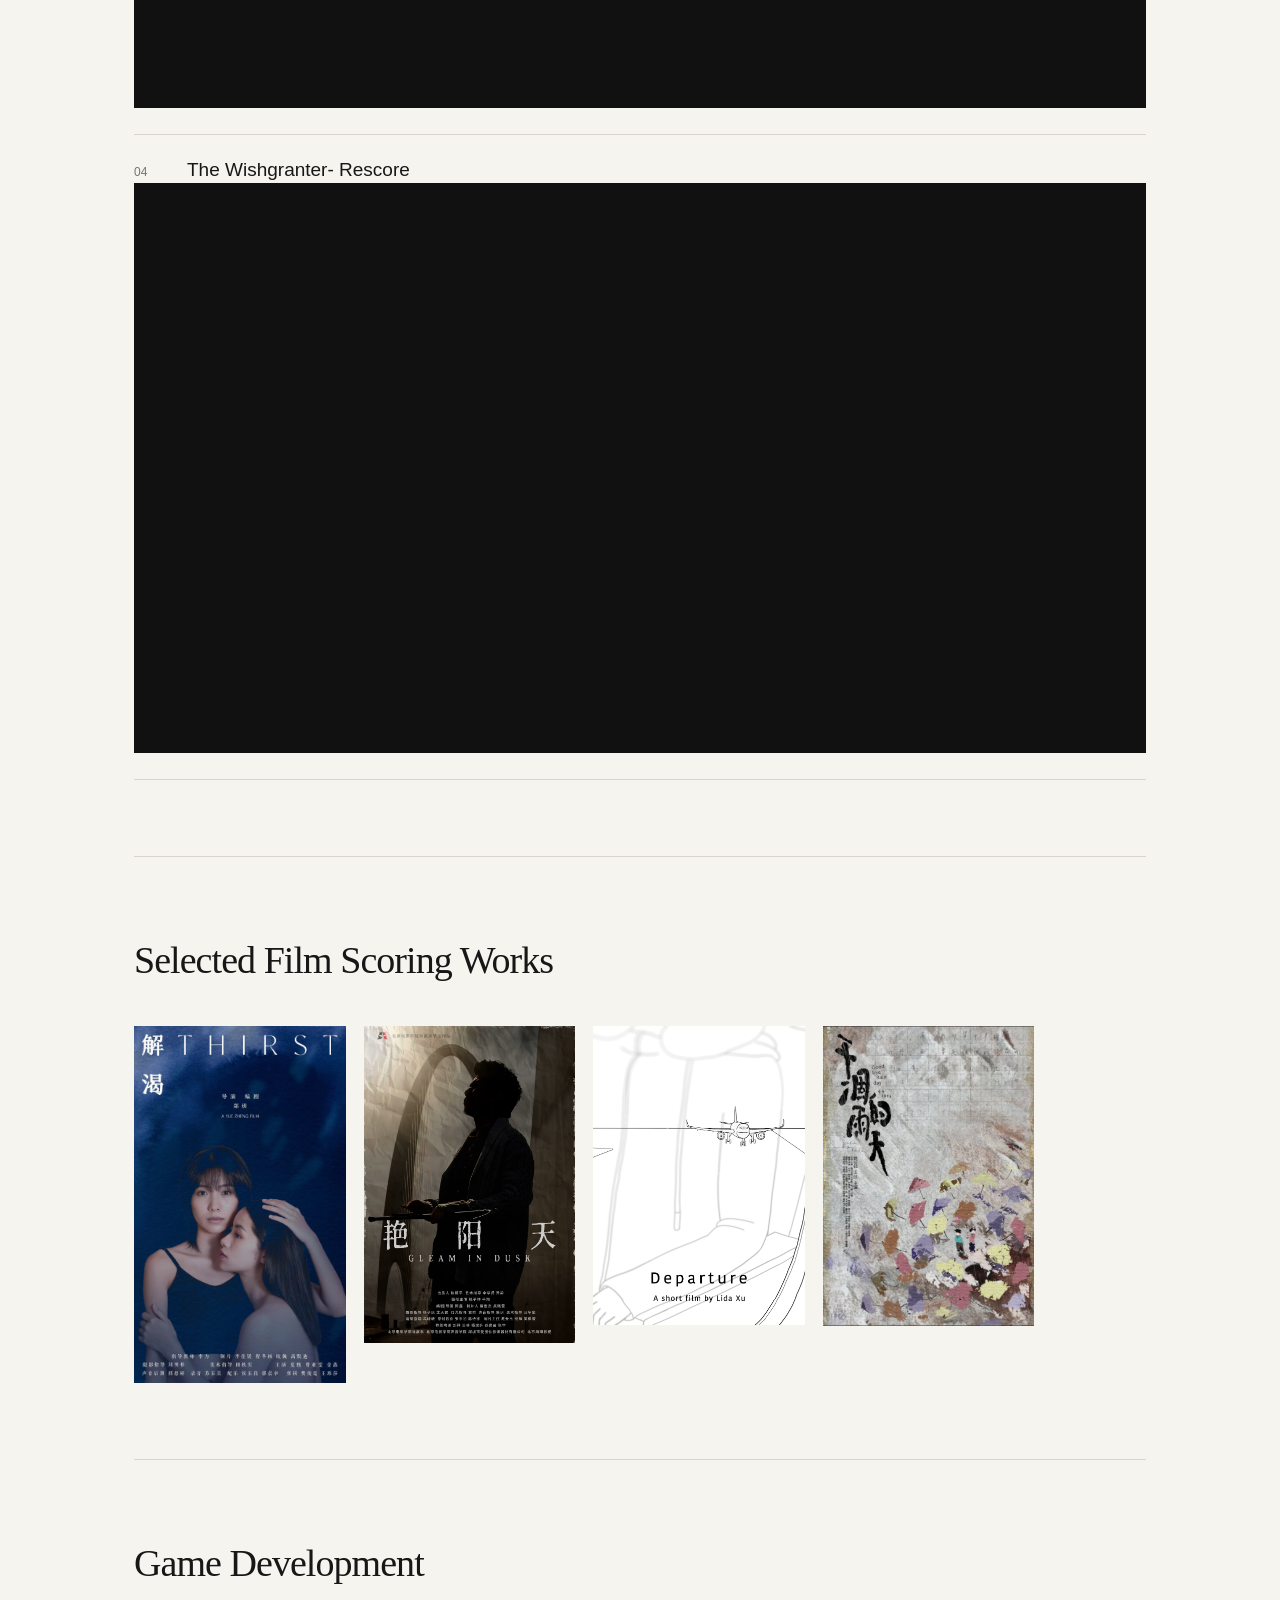
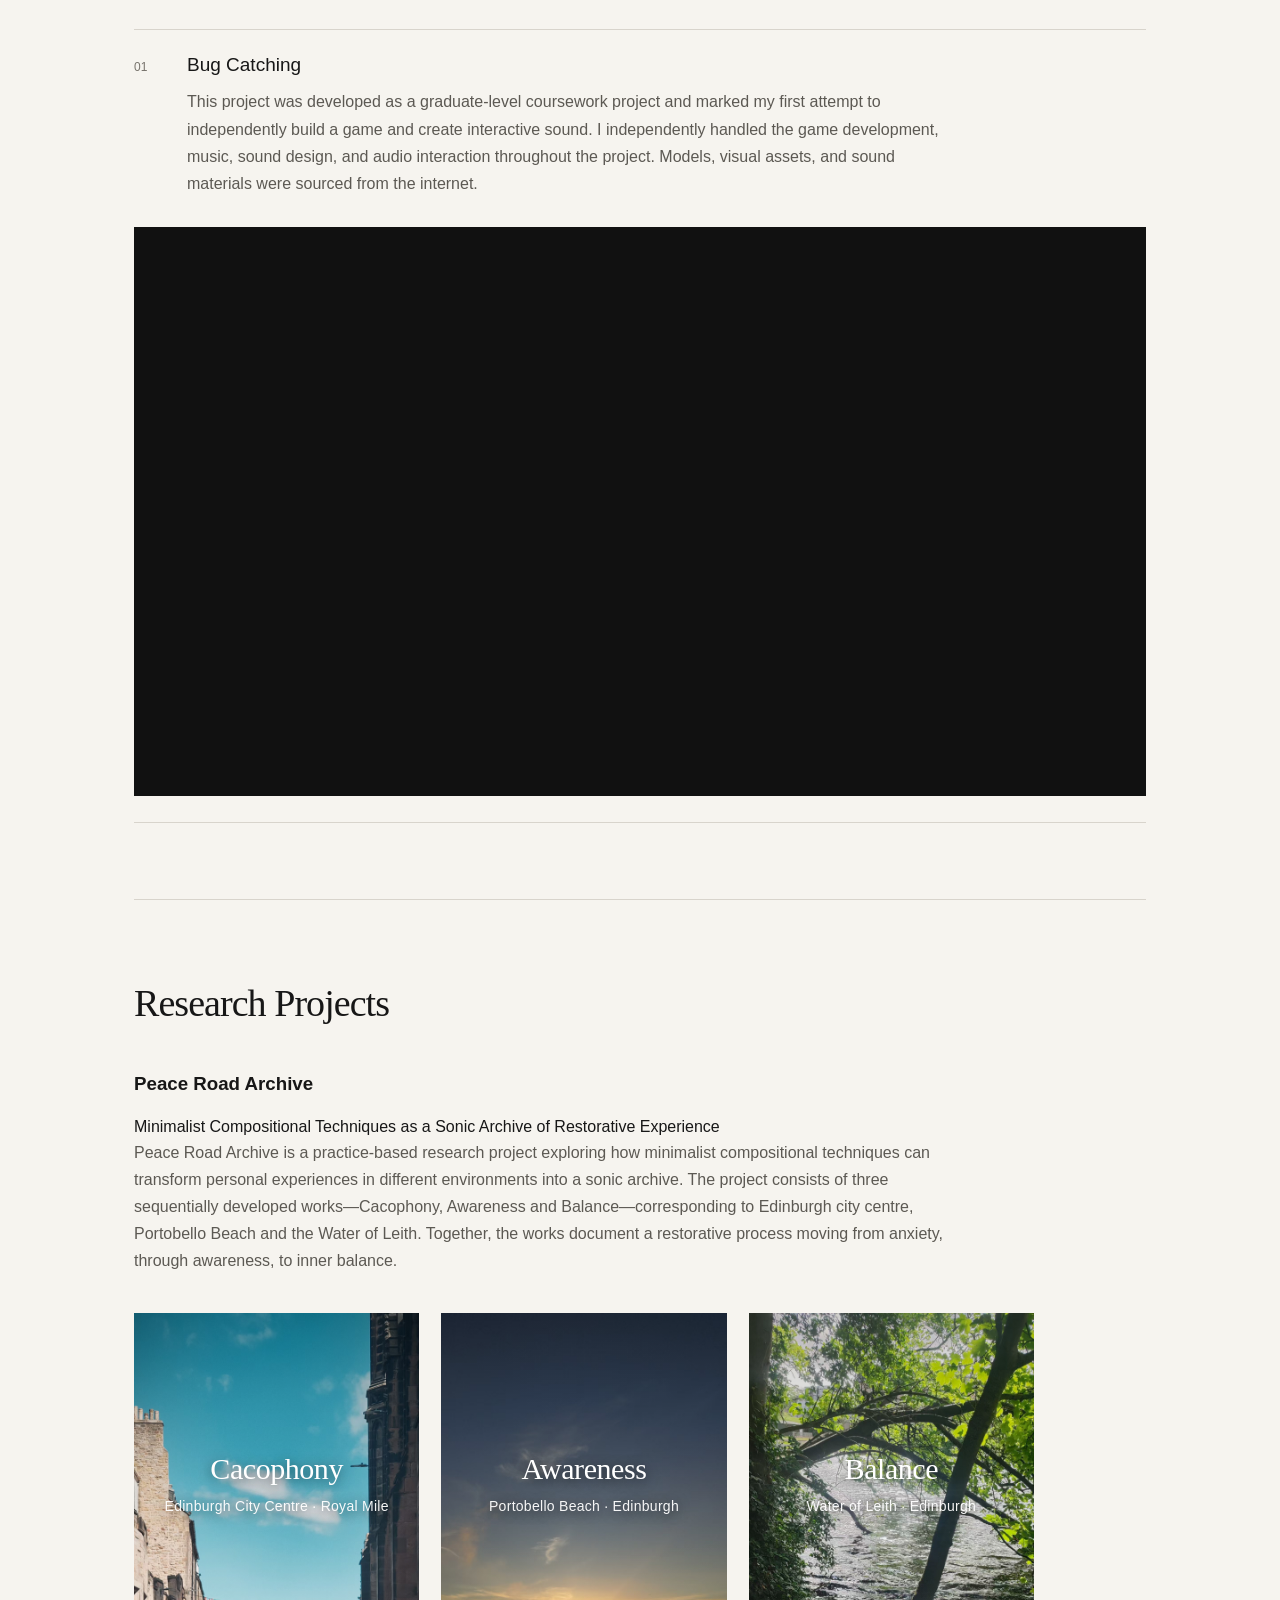
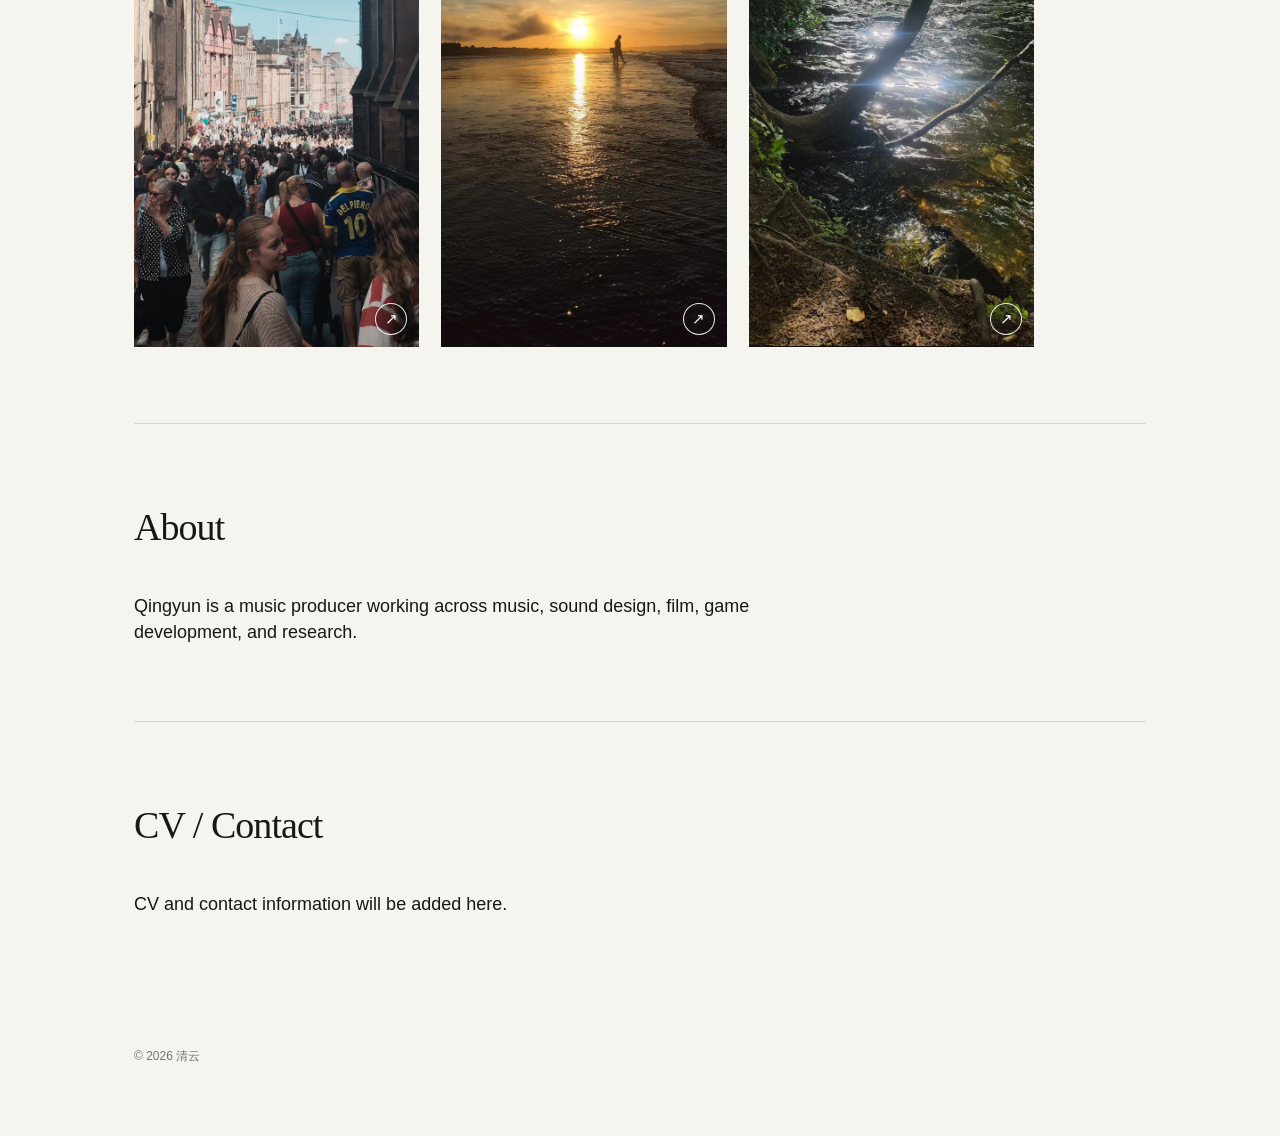
<file: research.html>
<!doctype html><html lang="en"><head><meta charset="utf-8"><meta http-equiv="refresh" content="0;url=index.html#research"><meta name="viewport" content="width=device-width,initial-scale=1"><title>Research — Qingyun</title></head><body><script>window.location.replace("index.html#research");</script><a href="index.html#research">Research</a></body></html>
</file>
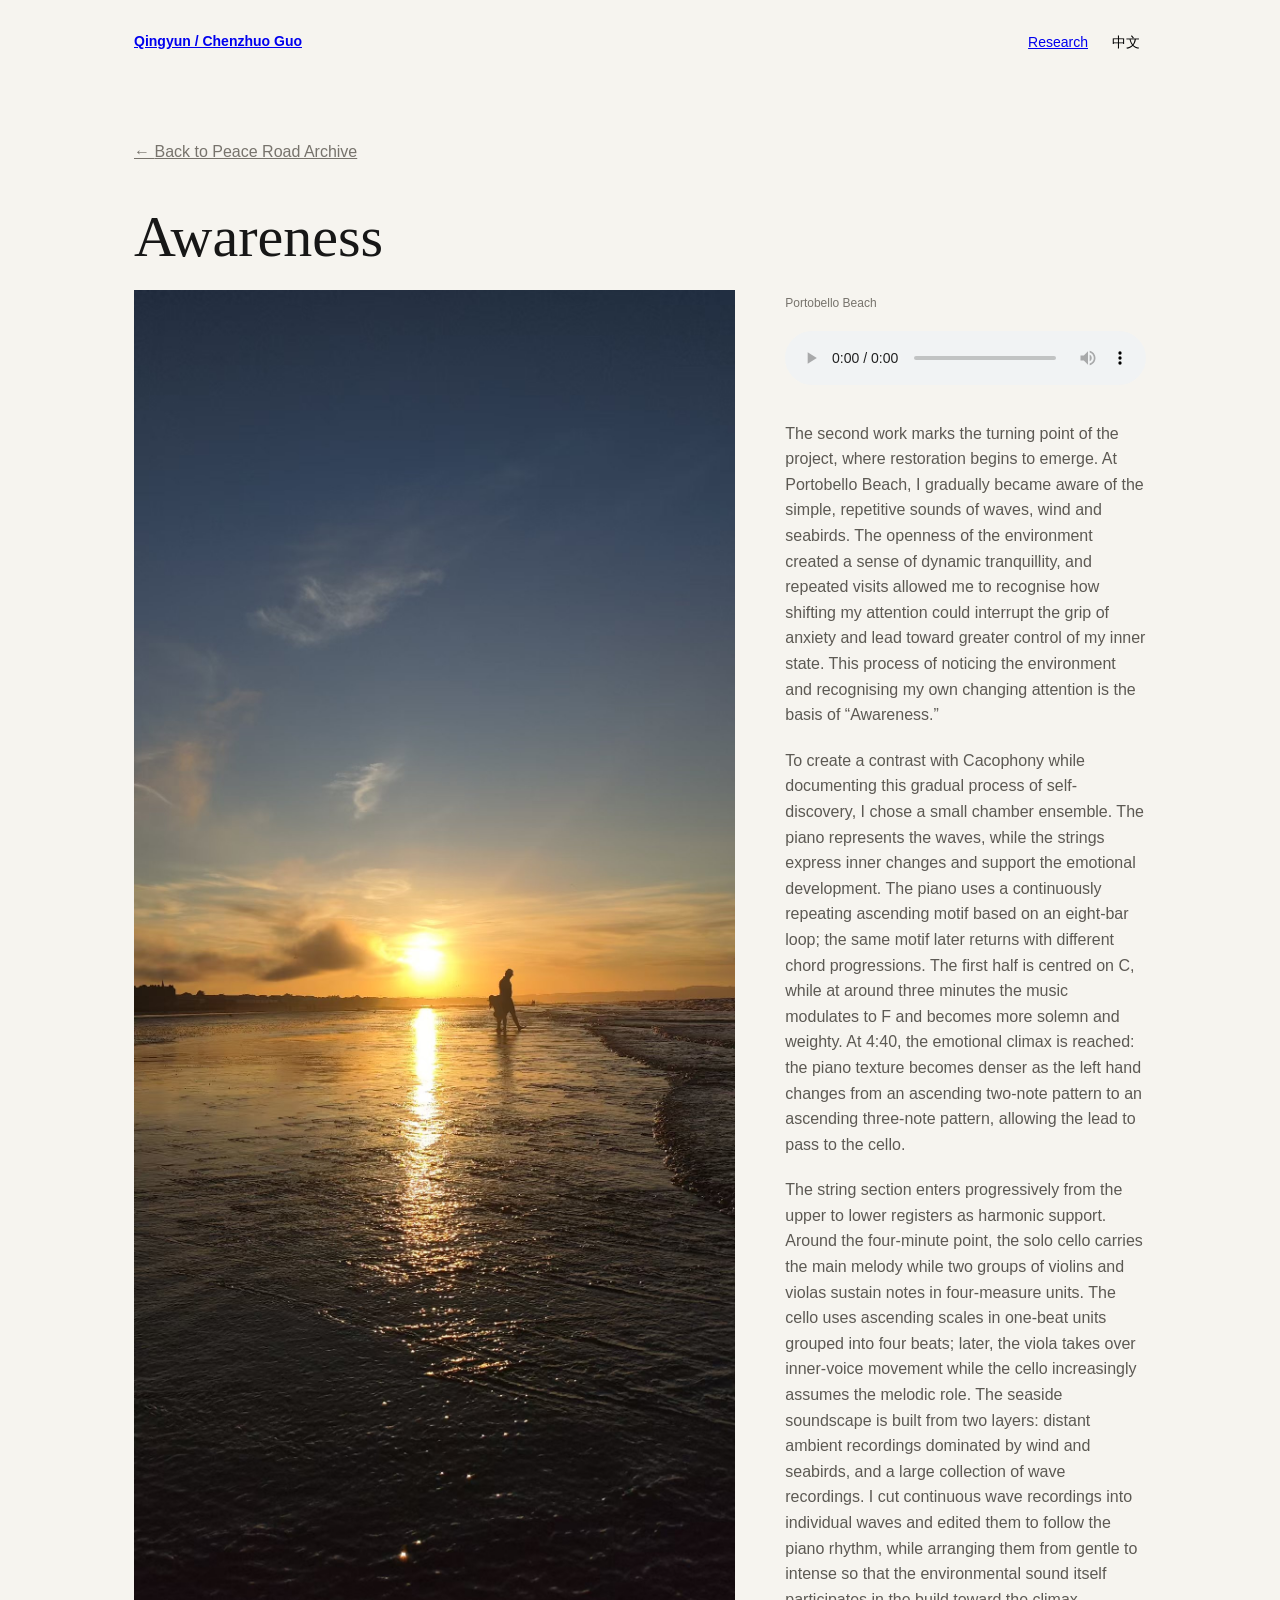
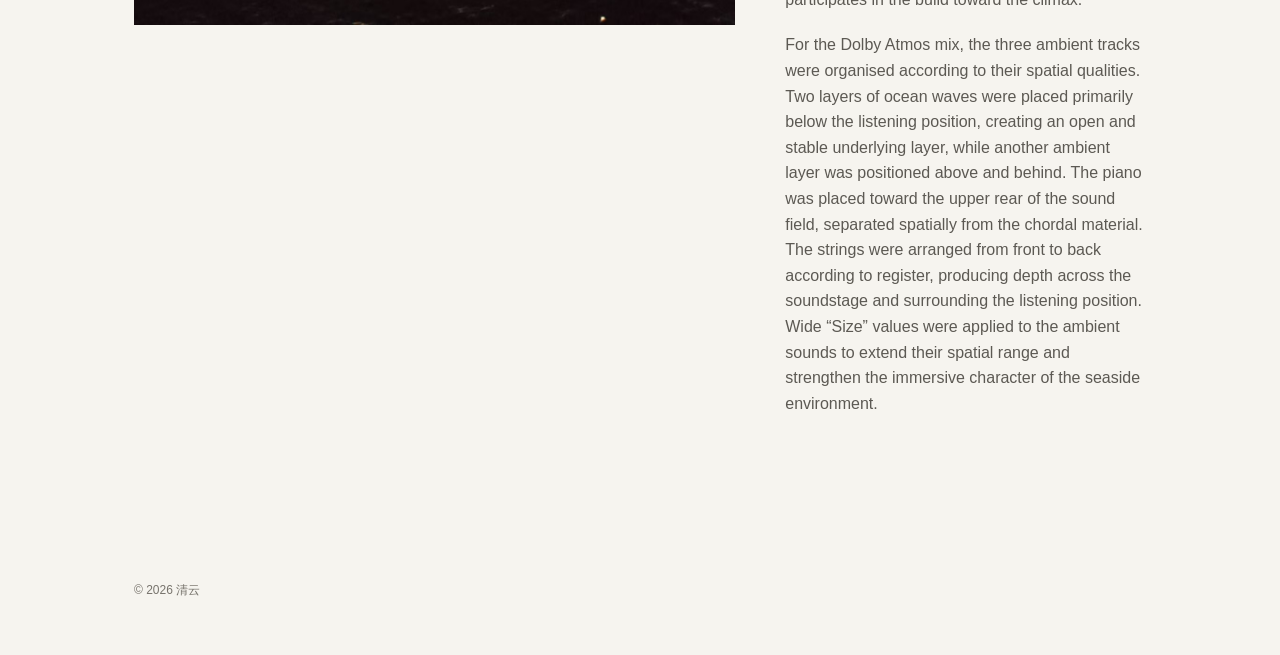
<file: research/awareness.html>
<!doctype html><html lang="en"><head><meta charset="utf-8"><meta name="viewport" content="width=device-width,initial-scale=1"><title>Awareness — Peace Road Archive</title><style>
:root{--bg:#f6f4ef;--fg:#171717;--muted:#77736c;--line:#d8d4cc}*{box-sizing:border-box}body{margin:0;background:var(--bg);color:var(--fg);font-family:Arial,Helvetica,sans-serif;line-height:1.6}.wrap{max-width:1080px;margin:auto;padding:0 34px}nav{display:flex;justify-content:space-between;padding:30px 0 20px;font-size:14px}.brand{font-weight:600}.navlinks{display:flex;gap:18px;align-items:center}.lang{border:0;background:none;font:inherit;cursor:pointer}main{padding:65px 0 90px}.back{color:var(--muted);display:inline-block;margin-bottom:42px}h1{font:400 58px/1.05 Georgia,"Times New Roman",serif;margin:0 0 22px}.detail{display:grid;grid-template-columns:1.25fr .75fr;gap:50px;align-items:start}.detail img{width:100%;height:auto;display:block}.info{padding-top:4px}.meta{font-size:12px;color:var(--muted);margin-bottom:18px}.info p{font-size:16px;color:#5c5953;margin:0 0 20px}.audio{margin:0 0 28px}.audio audio{width:100%}.note{font-size:12px;color:var(--muted)}footer{padding:55px 0;color:var(--muted);font-size:12px}@media(max-width:700px){.wrap{padding:0 20px}.navlinks a{display:none}h1{font-size:45px}.detail{grid-template-columns:1fr;gap:30px}}
</style></head><body><div class="wrap"><nav><a class="brand" href="../index.html">Qingyun / Chenzhuo Guo</a><div class="navlinks"><a href="../index.html#research">Research</a><button class="lang" id="langBtn">中文</button></div></nav><main><a class="back" href="../index.html#research">← <span data-en="Back to Peace Road Archive" data-zh="返回 Peace Road Archive">Back to Peace Road Archive</span></a><h1>Awareness</h1><div class="detail"><img src="../picture/Awareness.jpg?v=20260918" alt=""><div class="info"><div class="meta" data-en="Portobello Beach" data-zh="Portobello Beach · 波多贝罗海滩">Portobello Beach</div><div class="audio"><audio id="audio" controls preload="metadata" src="https://raw.githubusercontent.com/peter20020117-web/guoqing-yun/main/audio/music/awareness_192kbps.mp3"></audio></div><p data-en="The second work marks the turning point of the project, where restoration begins to emerge. At Portobello Beach, I gradually became aware of the simple, repetitive sounds of waves, wind and seabirds. The openness of the environment created a sense of dynamic tranquillity, and repeated visits allowed me to recognise how shifting my attention could interrupt the grip of anxiety and lead toward greater control of my inner state. This process of noticing the environment and recognising my own changing attention is the basis of “Awareness.”" data-zh="第二部作品是整个项目的转折点，恢复体验从这里开始出现。在 Portobello Beach，我逐渐注意到海浪、风声与海鸟叫声这些简单而重复的环境声音。开放的海岸环境带来一种动态的宁静感，而反复前往海滩的过程让我逐渐意识到，改变自己的注意力方向能够打断焦虑对自身的控制，并逐渐重新获得对内在状态的掌控。这种对环境的注意以及对自身注意力变化的觉察，构成了《Awareness》的核心。">The second work marks the turning point of the project, where restoration begins to emerge. At Portobello Beach, I gradually became aware of the simple, repetitive sounds of waves, wind and seabirds. The openness of the environment created a sense of dynamic tranquillity, and repeated visits allowed me to recognise how shifting my attention could interrupt the grip of anxiety and lead toward greater control of my inner state. This process of noticing the environment and recognising my own changing attention is the basis of “Awareness.”</p><p data-en="To create a contrast with Cacophony while documenting this gradual process of self-discovery, I chose a small chamber ensemble. The piano represents the waves, while the strings express inner changes and support the emotional development. The piano uses a continuously repeating ascending motif based on an eight-bar loop; the same motif later returns with different chord progressions. The first half is centred on C, while at around three minutes the music modulates to F and becomes more solemn and weighty. At 4:40, the emotional climax is reached: the piano texture becomes denser as the left hand changes from an ascending two-note pattern to an ascending three-note pattern, allowing the lead to pass to the cello." data-zh="为了与《Cacophony》形成对比，同时表现逐渐发生的自我发现过程，我选择了小型室内乐编制。钢琴代表海浪，弦乐则表现内在变化并承担情绪发展的支撑作用。钢琴使用持续重复的上行主题，以八小节为一个循环；之后相同主题在不同和声进行下再次出现。作品前半部分以 C 调为中心，约三分钟处转调至 F 调，整体色彩由原先较为轻盈的状态转向更加庄重、沉重。4 分 40 秒左右进入情绪高潮，钢琴织体变得更加密集，左手从上行的二音型变为三音型，并在这一节点逐渐将主导地位交给大提琴。">To create a contrast with Cacophony while documenting this gradual process of self-discovery, I chose a small chamber ensemble. The piano represents the waves, while the strings express inner changes and support the emotional development. The piano uses a continuously repeating ascending motif based on an eight-bar loop; the same motif later returns with different chord progressions. The first half is centred on C, while at around three minutes the music modulates to F and becomes more solemn and weighty. At 4:40, the emotional climax is reached: the piano texture becomes denser as the left hand changes from an ascending two-note pattern to an ascending three-note pattern, allowing the lead to pass to the cello.</p><p data-en="The string section enters progressively from the upper to lower registers as harmonic support. Around the four-minute point, the solo cello carries the main melody while two groups of violins and violas sustain notes in four-measure units. The cello uses ascending scales in one-beat units grouped into four beats; later, the viola takes over inner-voice movement while the cello increasingly assumes the melodic role. The seaside soundscape is built from two layers: distant ambient recordings dominated by wind and seabirds, and a large collection of wave recordings. I cut continuous wave recordings into individual waves and edited them to follow the piano rhythm, while arranging them from gentle to intense so that the environmental sound itself participates in the build toward the climax." data-zh="弦乐部分从高音区逐渐向低音区进入，主要承担和声支持。约四分钟处，独奏大提琴承担主要旋律，两组小提琴与中提琴则以四小节为单位持续长音。大提琴使用以四拍为一组、每拍一个音的上行音阶；随后中提琴开始承担内声部运动，而大提琴逐渐确立其旋律角色。海岸声景由两层构成：一层是远离海浪录制、以风声和海鸟为主的背景环境声；另一层则来自大量海浪录音。我将连续录制的海浪切割成单独的波浪片段，再按照钢琴节奏重新编辑，同时按照由柔和到强烈的顺序排列，使环境声音本身也参与作品向情绪高潮的推进。">The string section enters progressively from the upper to lower registers as harmonic support. Around the four-minute point, the solo cello carries the main melody while two groups of violins and violas sustain notes in four-measure units. The cello uses ascending scales in one-beat units grouped into four beats; later, the viola takes over inner-voice movement while the cello increasingly assumes the melodic role. The seaside soundscape is built from two layers: distant ambient recordings dominated by wind and seabirds, and a large collection of wave recordings. I cut continuous wave recordings into individual waves and edited them to follow the piano rhythm, while arranging them from gentle to intense so that the environmental sound itself participates in the build toward the climax.</p><p data-en="For the Dolby Atmos mix, the three ambient tracks were organised according to their spatial qualities. Two layers of ocean waves were placed primarily below the listening position, creating an open and stable underlying layer, while another ambient layer was positioned above and behind. The piano was placed toward the upper rear of the sound field, separated spatially from the chordal material. The strings were arranged from front to back according to register, producing depth across the soundstage and surrounding the listening position. Wide “Size” values were applied to the ambient sounds to extend their spatial range and strengthen the immersive character of the seaside environment." data-zh="在 Dolby Atmos 混音中，我根据不同声音的空间特征进行布局。两组海浪声音主要位于听者下方，形成开放而稳定的底层空间；另一组环境声音则放置在上方与后方。钢琴位于后方偏上的位置，与和弦材料在空间上形成区分。弦乐则按照音区由前向后排列，使整个声场形成纵深，并在一定程度上包围听者的位置。环境声音使用较宽的 “Size” 参数，以扩大空间范围并增强海岸环境的沉浸感。">For the Dolby Atmos mix, the three ambient tracks were organised according to their spatial qualities. Two layers of ocean waves were placed primarily below the listening position, creating an open and stable underlying layer, while another ambient layer was positioned above and behind. The piano was placed toward the upper rear of the sound field, separated spatially from the chordal material. The strings were arranged from front to back according to register, producing depth across the soundstage and surrounding the listening position. Wide “Size” values were applied to the ambient sounds to extend their spatial range and strengthen the immersive character of the seaside environment.</p></div></div></main><footer>© 2026 清云</footer></div><script>let zh=localStorage.getItem('siteLang')==='zh';const b=document.getElementById('langBtn');function setLang(){document.documentElement.lang=zh?'zh':'en';document.querySelectorAll('[data-en][data-zh]').forEach(e=>e.textContent=zh?e.dataset.zh:e.dataset.en);b.textContent=zh?'English':'中文';localStorage.setItem('siteLang',zh?'zh':'en')}b.onclick=()=>{zh=!zh;setLang()};setLang();</script></body></html>
</file>
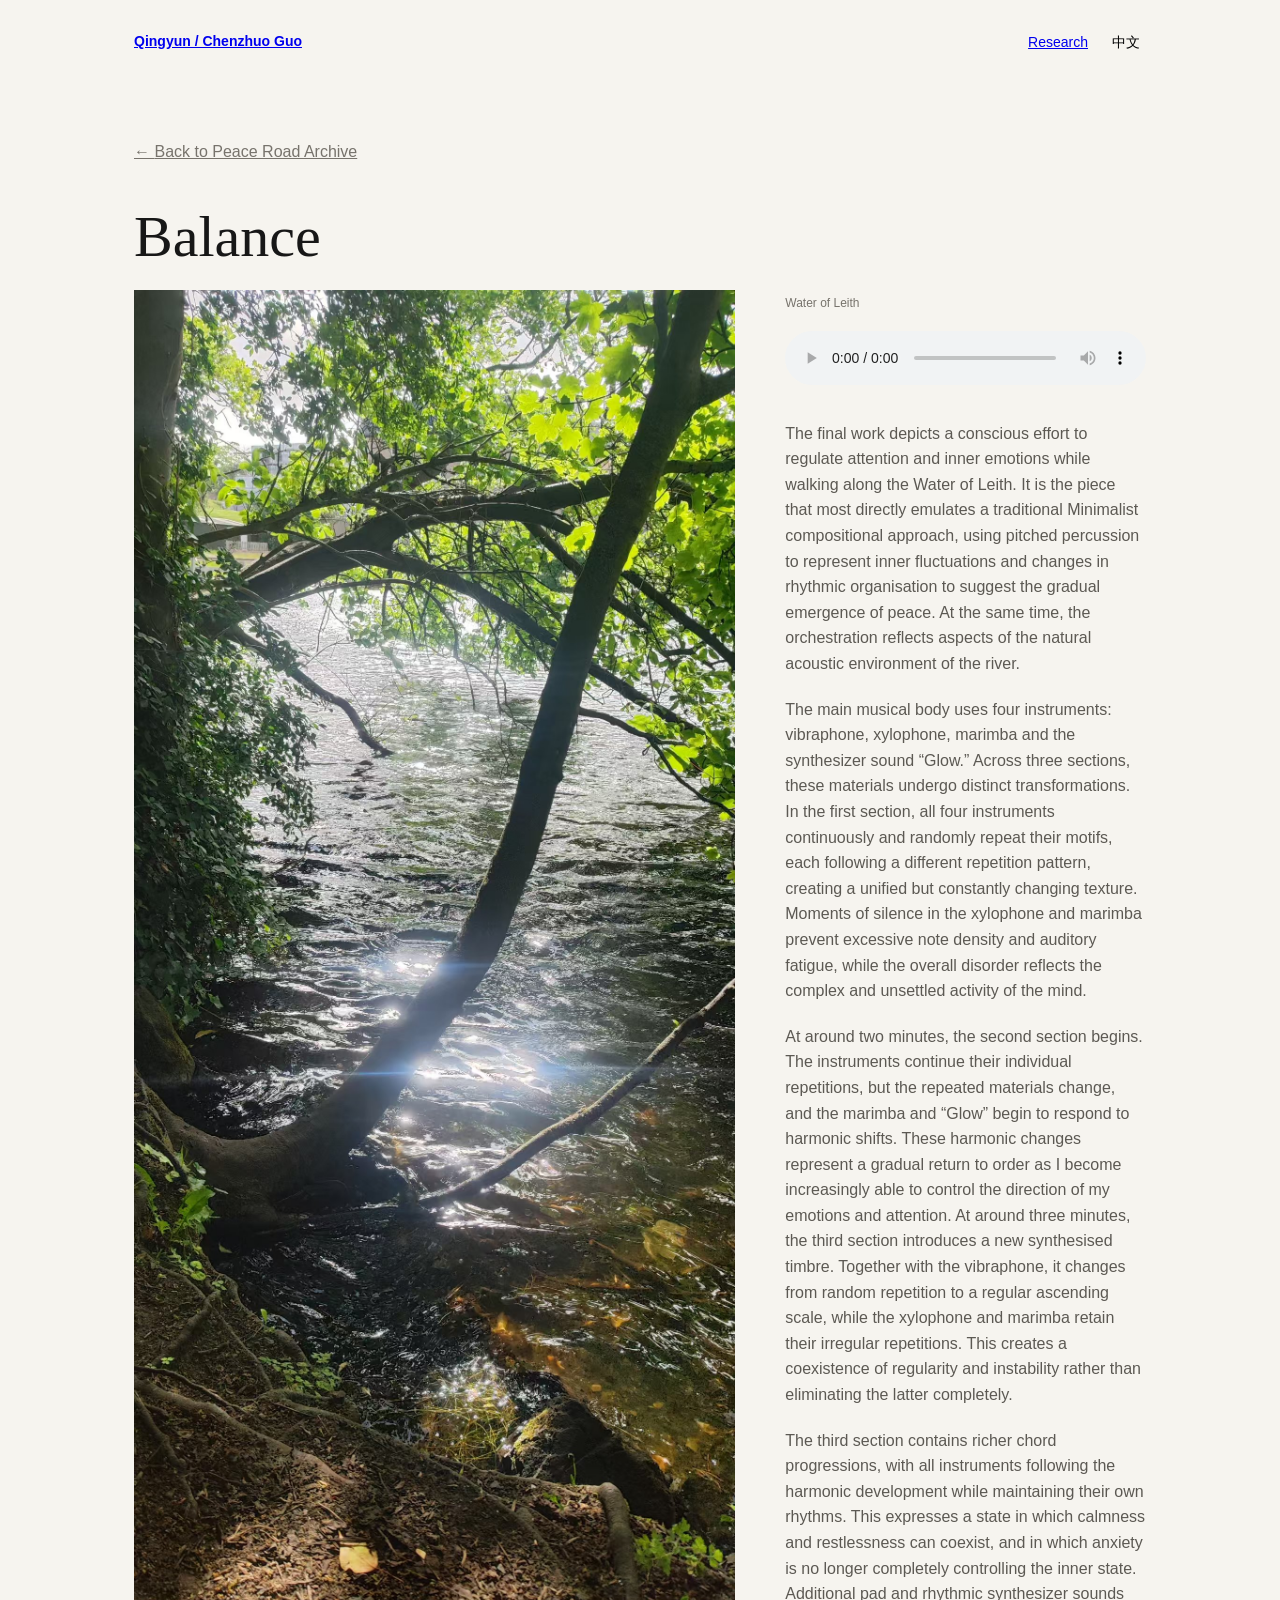
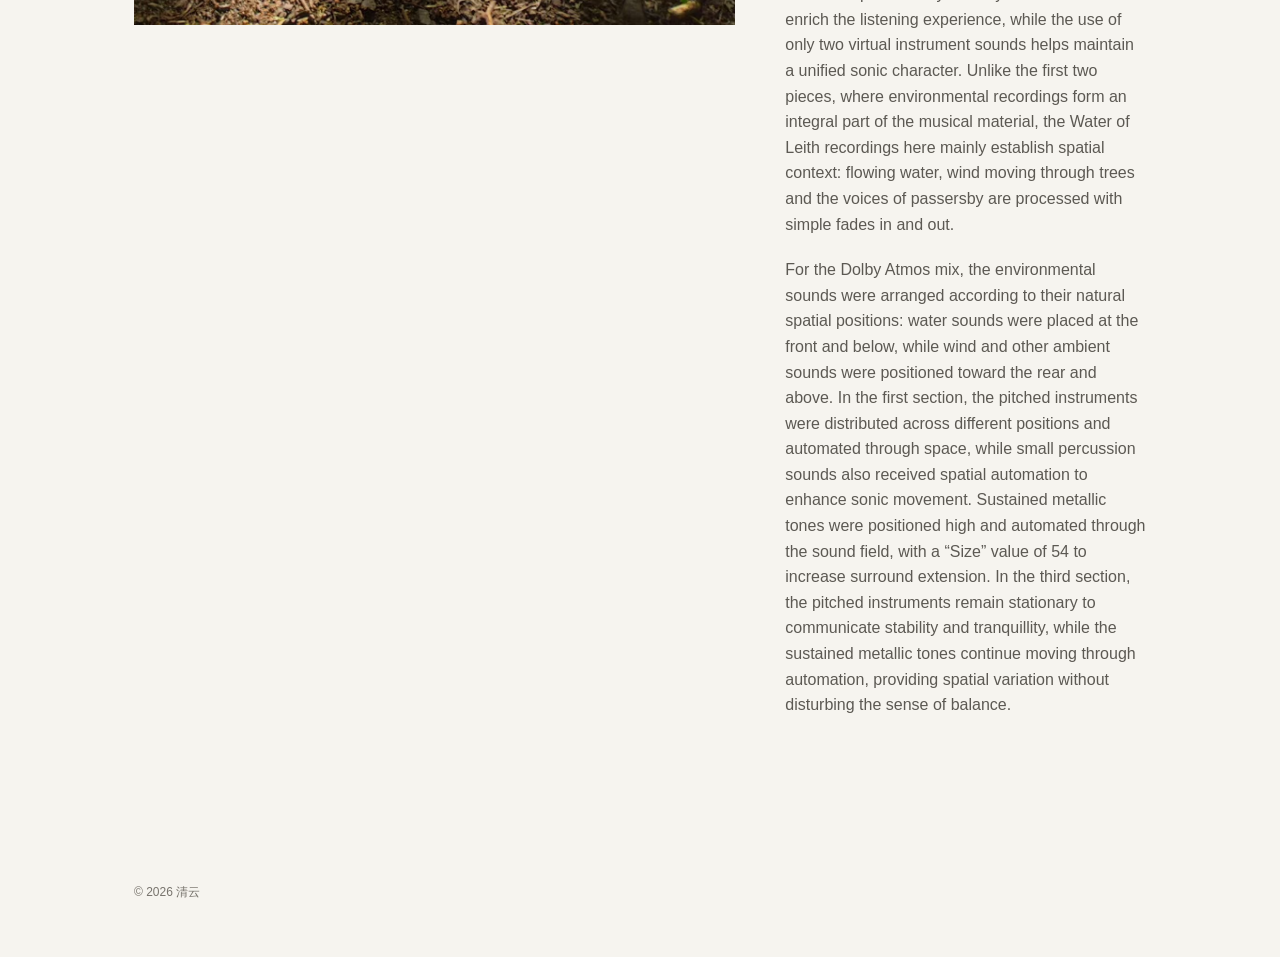
<file: research/balance.html>
<!doctype html><html lang="en"><head><meta charset="utf-8"><meta name="viewport" content="width=device-width,initial-scale=1"><title>Balance — Peace Road Archive</title><style>
:root{--bg:#f6f4ef;--fg:#171717;--muted:#77736c;--line:#d8d4cc}*{box-sizing:border-box}body{margin:0;background:var(--bg);color:var(--fg);font-family:Arial,Helvetica,sans-serif;line-height:1.6}.wrap{max-width:1080px;margin:auto;padding:0 34px}nav{display:flex;justify-content:space-between;padding:30px 0 20px;font-size:14px}.brand{font-weight:600}.navlinks{display:flex;gap:18px;align-items:center}.lang{border:0;background:none;font:inherit;cursor:pointer}main{padding:65px 0 90px}.back{color:var(--muted);display:inline-block;margin-bottom:42px}h1{font:400 58px/1.05 Georgia,"Times New Roman",serif;margin:0 0 22px}.detail{display:grid;grid-template-columns:1.25fr .75fr;gap:50px;align-items:start}.detail img{width:100%;height:auto;display:block}.info{padding-top:4px}.meta{font-size:12px;color:var(--muted);margin-bottom:18px}.info p{font-size:16px;color:#5c5953;margin:0 0 20px}.audio{margin:0 0 28px}.audio audio{width:100%}.note{font-size:12px;color:var(--muted)}footer{padding:55px 0;color:var(--muted);font-size:12px}@media(max-width:700px){.wrap{padding:0 20px}.navlinks a{display:none}h1{font-size:45px}.detail{grid-template-columns:1fr;gap:30px}}
</style></head><body><div class="wrap"><nav><a class="brand" href="../index.html">Qingyun / Chenzhuo Guo</a><div class="navlinks"><a href="../index.html#research">Research</a><button class="lang" id="langBtn">中文</button></div></nav><main><a class="back" href="../index.html#research">← <span data-en="Back to Peace Road Archive" data-zh="返回 Peace Road Archive">Back to Peace Road Archive</span></a><h1>Balance</h1><div class="detail"><img src="../picture/Balance.jpg?v=20260918" alt=""><div class="info"><div class="meta" data-en="Water of Leith" data-zh="Water of Leith · 利斯河">Water of Leith</div><div class="audio"><audio id="audio" controls preload="metadata" src="https://raw.githubusercontent.com/peter20020117-web/guoqing-yun/main/audio/music/balance_192kbps.mp3"></audio></div><p data-en="The final work depicts a conscious effort to regulate attention and inner emotions while walking along the Water of Leith. It is the piece that most directly emulates a traditional Minimalist compositional approach, using pitched percussion to represent inner fluctuations and changes in rhythmic organisation to suggest the gradual emergence of peace. At the same time, the orchestration reflects aspects of the natural acoustic environment of the river." data-zh="最后一部作品描绘了沿 Water of Leith 散步时主动调节注意力与内在情绪的过程。这也是三部作品中最直接借鉴传统极简主义作曲方式的一部，通过有固定音高的打击乐器表现内在波动，并通过节奏组织方式的变化表现平静状态逐渐形成的过程。同时，这种配器也试图回应河流环境本身的自然声学特征。">The final work depicts a conscious effort to regulate attention and inner emotions while walking along the Water of Leith. It is the piece that most directly emulates a traditional Minimalist compositional approach, using pitched percussion to represent inner fluctuations and changes in rhythmic organisation to suggest the gradual emergence of peace. At the same time, the orchestration reflects aspects of the natural acoustic environment of the river.</p><p data-en="The main musical body uses four instruments: vibraphone, xylophone, marimba and the synthesizer sound “Glow.” Across three sections, these materials undergo distinct transformations. In the first section, all four instruments continuously and randomly repeat their motifs, each following a different repetition pattern, creating a unified but constantly changing texture. Moments of silence in the xylophone and marimba prevent excessive note density and auditory fatigue, while the overall disorder reflects the complex and unsettled activity of the mind." data-zh="作品的主体由四种声音构成：电颤琴、木琴、马林巴以及合成器音色 “Glow”。这四种材料在三个段落中经历不同的变化。第一段中，四种乐器都持续、随机地重复各自的音乐动机，但每件乐器遵循不同的重复模式，最终形成一个统一却始终处于变化中的织体。木琴与马林巴之间加入一定的停顿，以避免过高的音符密度造成听觉疲劳；整体的不规则状态则对应心理活动复杂而尚未稳定的状态。">The main musical body uses four instruments: vibraphone, xylophone, marimba and the synthesizer sound “Glow.” Across three sections, these materials undergo distinct transformations. In the first section, all four instruments continuously and randomly repeat their motifs, each following a different repetition pattern, creating a unified but constantly changing texture. Moments of silence in the xylophone and marimba prevent excessive note density and auditory fatigue, while the overall disorder reflects the complex and unsettled activity of the mind.</p><p data-en="At around two minutes, the second section begins. The instruments continue their individual repetitions, but the repeated materials change, and the marimba and “Glow” begin to respond to harmonic shifts. These harmonic changes represent a gradual return to order as I become increasingly able to control the direction of my emotions and attention. At around three minutes, the third section introduces a new synthesised timbre. Together with the vibraphone, it changes from random repetition to a regular ascending scale, while the xylophone and marimba retain their irregular repetitions. This creates a coexistence of regularity and instability rather than eliminating the latter completely." data-zh="约两分钟处进入第二段。各乐器继续保持各自的重复，但重复材料发生变化，同时马林巴与 “Glow” 开始随着和声变化而变化。这些和声变化代表内在状态逐渐重新获得秩序，也对应我逐渐能够控制情绪与注意力方向的过程。约三分钟处进入第三段，并加入新的合成器音色。该音色与电颤琴一起从原先的随机重复转向规则的上行音阶，而木琴与马林巴继续保持不规则重复。因此，第三段并不是完全消除不稳定，而是让规律与不稳定共存。">At around two minutes, the second section begins. The instruments continue their individual repetitions, but the repeated materials change, and the marimba and “Glow” begin to respond to harmonic shifts. These harmonic changes represent a gradual return to order as I become increasingly able to control the direction of my emotions and attention. At around three minutes, the third section introduces a new synthesised timbre. Together with the vibraphone, it changes from random repetition to a regular ascending scale, while the xylophone and marimba retain their irregular repetitions. This creates a coexistence of regularity and instability rather than eliminating the latter completely.</p><p data-en="The third section contains richer chord progressions, with all instruments following the harmonic development while maintaining their own rhythms. This expresses a state in which calmness and restlessness can coexist, and in which anxiety is no longer completely controlling the inner state. Additional pad and rhythmic synthesizer sounds enrich the listening experience, while the use of only two virtual instrument sounds helps maintain a unified sonic character. Unlike the first two pieces, where environmental recordings form an integral part of the musical material, the Water of Leith recordings here mainly establish spatial context: flowing water, wind moving through trees and the voices of passersby are processed with simple fades in and out." data-zh="第三段的和声进行更加丰富，所有乐器都跟随和声的发展，同时保持各自独立的节奏。这表达了一种平静与躁动能够共存的状态：焦虑仍可能出现，但已经不再完全控制内在状态。此外，我加入了一些 Pad 与节奏型合成器声音来丰富听感，同时只使用两种虚拟乐器音色，使整体声音保持统一。与前两部作品不同，这里的 Water of Leith 环境录音并不作为音乐材料的核心组成，而主要用于建立空间背景，包括流水声、树间风声以及路人的交谈声，并通过简单的淡入淡出来处理。">The third section contains richer chord progressions, with all instruments following the harmonic development while maintaining their own rhythms. This expresses a state in which calmness and restlessness can coexist, and in which anxiety is no longer completely controlling the inner state. Additional pad and rhythmic synthesizer sounds enrich the listening experience, while the use of only two virtual instrument sounds helps maintain a unified sonic character. Unlike the first two pieces, where environmental recordings form an integral part of the musical material, the Water of Leith recordings here mainly establish spatial context: flowing water, wind moving through trees and the voices of passersby are processed with simple fades in and out.</p><p data-en="For the Dolby Atmos mix, the environmental sounds were arranged according to their natural spatial positions: water sounds were placed at the front and below, while wind and other ambient sounds were positioned toward the rear and above. In the first section, the pitched instruments were distributed across different positions and automated through space, while small percussion sounds also received spatial automation to enhance sonic movement. Sustained metallic tones were positioned high and automated through the sound field, with a “Size” value of 54 to increase surround extension. In the third section, the pitched instruments remain stationary to communicate stability and tranquillity, while the sustained metallic tones continue moving through automation, providing spatial variation without disturbing the sense of balance." data-zh="在 Dolby Atmos 混音中，环境声音按照自然的空间位置进行安排：流水声位于前方及下方，风声和其他环境声音则位于后方及上方。第一段中，有固定音高的乐器被分散在不同空间位置，并通过自动化在声场中移动；零散的小打击乐也加入空间自动化，以增强声音流动感。持续的金属音色被放置在较高的位置并通过自动化移动，同时将 “Size” 设置为 54，以增强环绕声与空间延展感。第三段中，有固定音高的乐器保持静止，以传达稳定与宁静，而持续的金属音色仍通过自动化移动，在不破坏整体平衡感的情况下提供空间变化。">For the Dolby Atmos mix, the environmental sounds were arranged according to their natural spatial positions: water sounds were placed at the front and below, while wind and other ambient sounds were positioned toward the rear and above. In the first section, the pitched instruments were distributed across different positions and automated through space, while small percussion sounds also received spatial automation to enhance sonic movement. Sustained metallic tones were positioned high and automated through the sound field, with a “Size” value of 54 to increase surround extension. In the third section, the pitched instruments remain stationary to communicate stability and tranquillity, while the sustained metallic tones continue moving through automation, providing spatial variation without disturbing the sense of balance.</p></div></div></main><footer>© 2026 清云</footer></div><script>let zh=localStorage.getItem('siteLang')==='zh';const b=document.getElementById('langBtn');function setLang(){document.documentElement.lang=zh?'zh':'en';document.querySelectorAll('[data-en][data-zh]').forEach(e=>e.textContent=zh?e.dataset.zh:e.dataset.en);b.textContent=zh?'English':'中文';localStorage.setItem('siteLang',zh?'zh':'en')}b.onclick=()=>{zh=!zh;setLang()};setLang();</script></body></html>
</file>
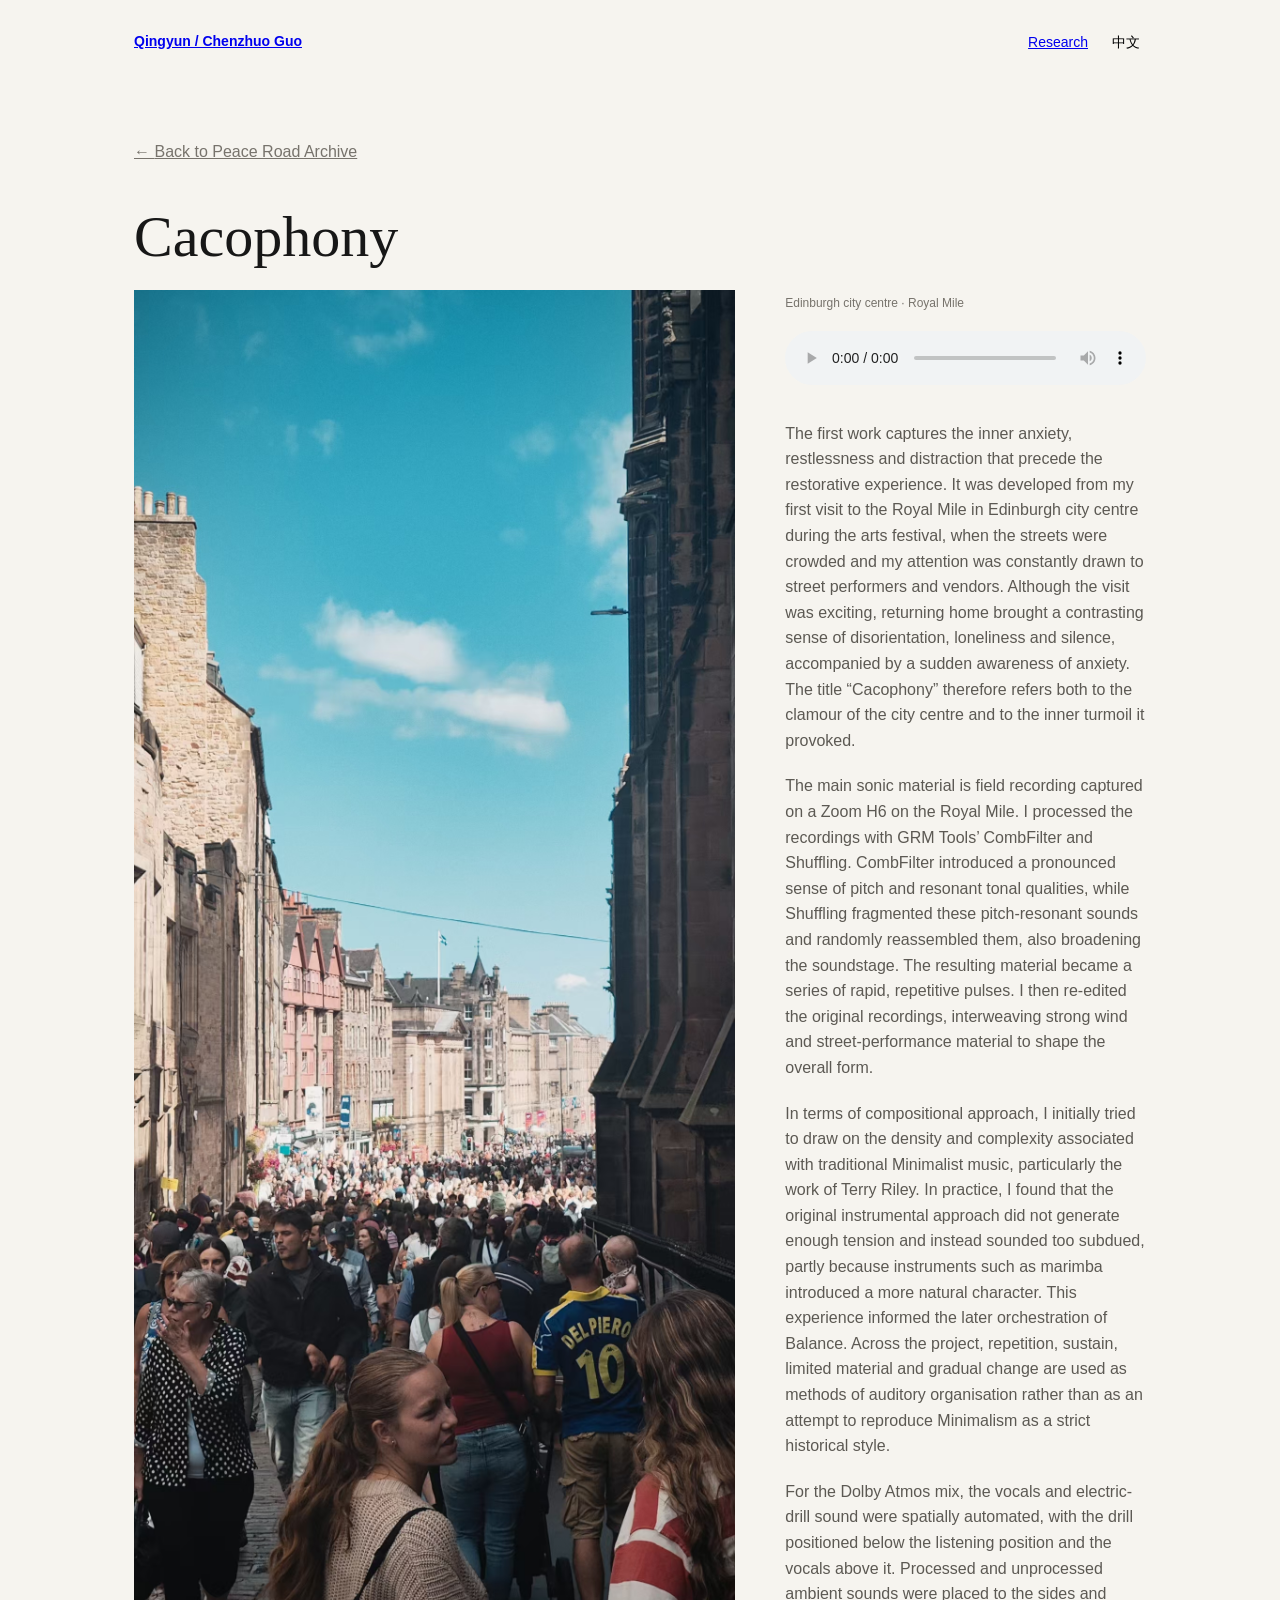
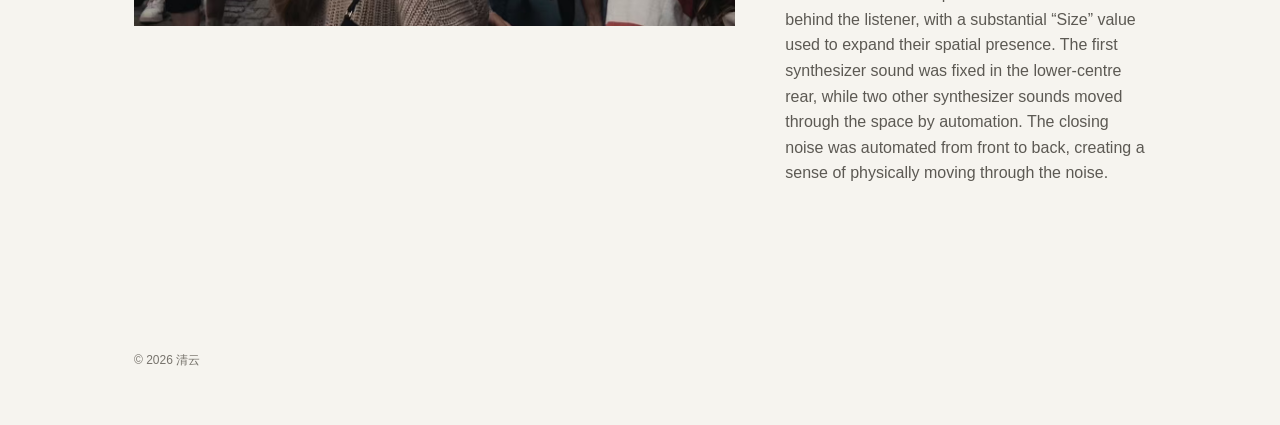
<file: research/cacophony.html>
<!doctype html><html lang="en"><head><meta charset="utf-8"><meta name="viewport" content="width=device-width,initial-scale=1"><title>Cacophony — Peace Road Archive</title><style>
:root{--bg:#f6f4ef;--fg:#171717;--muted:#77736c;--line:#d8d4cc}*{box-sizing:border-box}body{margin:0;background:var(--bg);color:var(--fg);font-family:Arial,Helvetica,sans-serif;line-height:1.6}.wrap{max-width:1080px;margin:auto;padding:0 34px}nav{display:flex;justify-content:space-between;padding:30px 0 20px;font-size:14px}.brand{font-weight:600}.navlinks{display:flex;gap:18px;align-items:center}.lang{border:0;background:none;font:inherit;cursor:pointer}main{padding:65px 0 90px}.back{color:var(--muted);display:inline-block;margin-bottom:42px}h1{font:400 58px/1.05 Georgia,"Times New Roman",serif;margin:0 0 22px}.detail{display:grid;grid-template-columns:1.25fr .75fr;gap:50px;align-items:start}.detail img{width:100%;height:auto;display:block}.info{padding-top:4px}.meta{font-size:12px;color:var(--muted);margin-bottom:18px}.info p{font-size:16px;color:#5c5953;margin:0 0 20px}.audio{margin:0 0 28px}.audio audio{width:100%}.note{font-size:12px;color:var(--muted)}footer{padding:55px 0;color:var(--muted);font-size:12px}@media(max-width:700px){.wrap{padding:0 20px}.navlinks a{display:none}h1{font-size:45px}.detail{grid-template-columns:1fr;gap:30px}}
</style></head><body><div class="wrap"><nav><a class="brand" href="../index.html">Qingyun / Chenzhuo Guo</a><div class="navlinks"><a href="../index.html#research">Research</a><button class="lang" id="langBtn">中文</button></div></nav><main><a class="back" href="../index.html#research">← <span data-en="Back to Peace Road Archive" data-zh="返回 Peace Road Archive">Back to Peace Road Archive</span></a><h1>Cacophony</h1><div class="detail"><img src="../picture/Cacophony.jpg?v=20260918" alt=""><div class="info"><div class="meta" data-en="Edinburgh city centre · Royal Mile" data-zh="爱丁堡市中心 · Royal Mile">Edinburgh city centre · Royal Mile</div><div class="audio"><audio id="audio" controls preload="metadata" src="https://raw.githubusercontent.com/peter20020117-web/guoqing-yun/main/audio/music/cacophony_192kbps.mp3"></audio></div><p data-en="The first work captures the inner anxiety, restlessness and distraction that precede the restorative experience. It was developed from my first visit to the Royal Mile in Edinburgh city centre during the arts festival, when the streets were crowded and my attention was constantly drawn to street performers and vendors. Although the visit was exciting, returning home brought a contrasting sense of disorientation, loneliness and silence, accompanied by a sudden awareness of anxiety. The title “Cacophony” therefore refers both to the clamour of the city centre and to the inner turmoil it provoked." data-zh="第一部作品记录了恢复体验发生之前的焦虑、躁动与注意力分散。作品源于我第一次在艺术节期间前往爱丁堡 Royal Mile 的经历。当时街道十分拥挤，我的注意力不断被街头表演者与摊贩吸引。虽然当时既紧张又兴奋，但回到家后却立即产生一种迷失、孤独与寂静的感觉，并伴随着突然增强的焦虑感。因此，作品标题 “Cacophony” 既指向市中心喧闹的声音环境，也指向它所引发的内在混乱。">The first work captures the inner anxiety, restlessness and distraction that precede the restorative experience. It was developed from my first visit to the Royal Mile in Edinburgh city centre during the arts festival, when the streets were crowded and my attention was constantly drawn to street performers and vendors. Although the visit was exciting, returning home brought a contrasting sense of disorientation, loneliness and silence, accompanied by a sudden awareness of anxiety. The title “Cacophony” therefore refers both to the clamour of the city centre and to the inner turmoil it provoked.</p><p data-en="The main sonic material is field recording captured on a Zoom H6 on the Royal Mile. I processed the recordings with GRM Tools’ CombFilter and Shuffling. CombFilter introduced a pronounced sense of pitch and resonant tonal qualities, while Shuffling fragmented these pitch-resonant sounds and randomly reassembled them, also broadening the soundstage. The resulting material became a series of rapid, repetitive pulses. I then re-edited the original recordings, interweaving strong wind and street-performance material to shape the overall form." data-zh="作品的主要声音材料来自使用 Zoom H6 在 Royal Mile 现场录制的环境声音。我使用 GRM Tools 的 CombFilter 与 Shuffling 对这些录音进行处理。CombFilter 使原始环境声音产生明显的音高感与共振性的音色特征；随后 Shuffling 将这些具有音高感的环境声音进一步切碎并重新随机组合，同时扩大声场。最终形成了一系列快速、重复的声音脉冲。我又重新编辑原始录音，将强烈的风声与街头表演声音交织在一起，以形成作品整体结构。">The main sonic material is field recording captured on a Zoom H6 on the Royal Mile. I processed the recordings with GRM Tools’ CombFilter and Shuffling. CombFilter introduced a pronounced sense of pitch and resonant tonal qualities, while Shuffling fragmented these pitch-resonant sounds and randomly reassembled them, also broadening the soundstage. The resulting material became a series of rapid, repetitive pulses. I then re-edited the original recordings, interweaving strong wind and street-performance material to shape the overall form.</p><p data-en="In terms of compositional approach, I initially tried to draw on the density and complexity associated with traditional Minimalist music, particularly the work of Terry Riley. In practice, I found that the original instrumental approach did not generate enough tension and instead sounded too subdued, partly because instruments such as marimba introduced a more natural character. This experience informed the later orchestration of Balance. Across the project, repetition, sustain, limited material and gradual change are used as methods of auditory organisation rather than as an attempt to reproduce Minimalism as a strict historical style." data-zh="在作曲方法上，我最初尝试借鉴传统极简主义音乐所具有的密度与复杂性，尤其受到 Terry Riley 作品的启发。但实际创作后，我发现原先的器乐配置没有产生足够的张力，整体反而较为克制，其中一个原因是大量使用了马林巴等具有较自然音色的乐器。这一创作经验也影响了之后《Balance》的配器。整个项目中的重复、延续、有限材料与渐进变化，更被我视为组织听觉经验的方法，而不是严格复现历史意义上的极简主义风格。">In terms of compositional approach, I initially tried to draw on the density and complexity associated with traditional Minimalist music, particularly the work of Terry Riley. In practice, I found that the original instrumental approach did not generate enough tension and instead sounded too subdued, partly because instruments such as marimba introduced a more natural character. This experience informed the later orchestration of Balance. Across the project, repetition, sustain, limited material and gradual change are used as methods of auditory organisation rather than as an attempt to reproduce Minimalism as a strict historical style.</p><p data-en="For the Dolby Atmos mix, the vocals and electric-drill sound were spatially automated, with the drill positioned below the listening position and the vocals above it. Processed and unprocessed ambient sounds were placed to the sides and behind the listener, with a substantial “Size” value used to expand their spatial presence. The first synthesizer sound was fixed in the lower-centre rear, while two other synthesizer sounds moved through the space by automation. The closing noise was automated from front to back, creating a sense of physically moving through the noise." data-zh="在 Dolby Atmos 混音中，人声与电钻声音分别进行了空间自动化处理：电钻被放置在听者下方，而人声位于上方。经过处理与未处理的环境声音分别分布在听者两侧及后方，并使用较大的 “Size” 参数扩大其空间范围。第一个合成器音色固定在后方偏下的中央位置，另外两个合成器音色则通过自动化在空间中移动。结尾的噪声从前方移动至后方，营造出听者仿佛穿行于噪声之中的空间感。">For the Dolby Atmos mix, the vocals and electric-drill sound were spatially automated, with the drill positioned below the listening position and the vocals above it. Processed and unprocessed ambient sounds were placed to the sides and behind the listener, with a substantial “Size” value used to expand their spatial presence. The first synthesizer sound was fixed in the lower-centre rear, while two other synthesizer sounds moved through the space by automation. The closing noise was automated from front to back, creating a sense of physically moving through the noise.</p></div></div></main><footer>© 2026 清云</footer></div><script>let zh=localStorage.getItem('siteLang')==='zh';const b=document.getElementById('langBtn');function setLang(){document.documentElement.lang=zh?'zh':'en';document.querySelectorAll('[data-en][data-zh]').forEach(e=>e.textContent=zh?e.dataset.zh:e.dataset.en);b.textContent=zh?'English':'中文';localStorage.setItem('siteLang',zh?'zh':'en')}b.onclick=()=>{zh=!zh;setLang()};setLang();</script></body></html>
</file>
